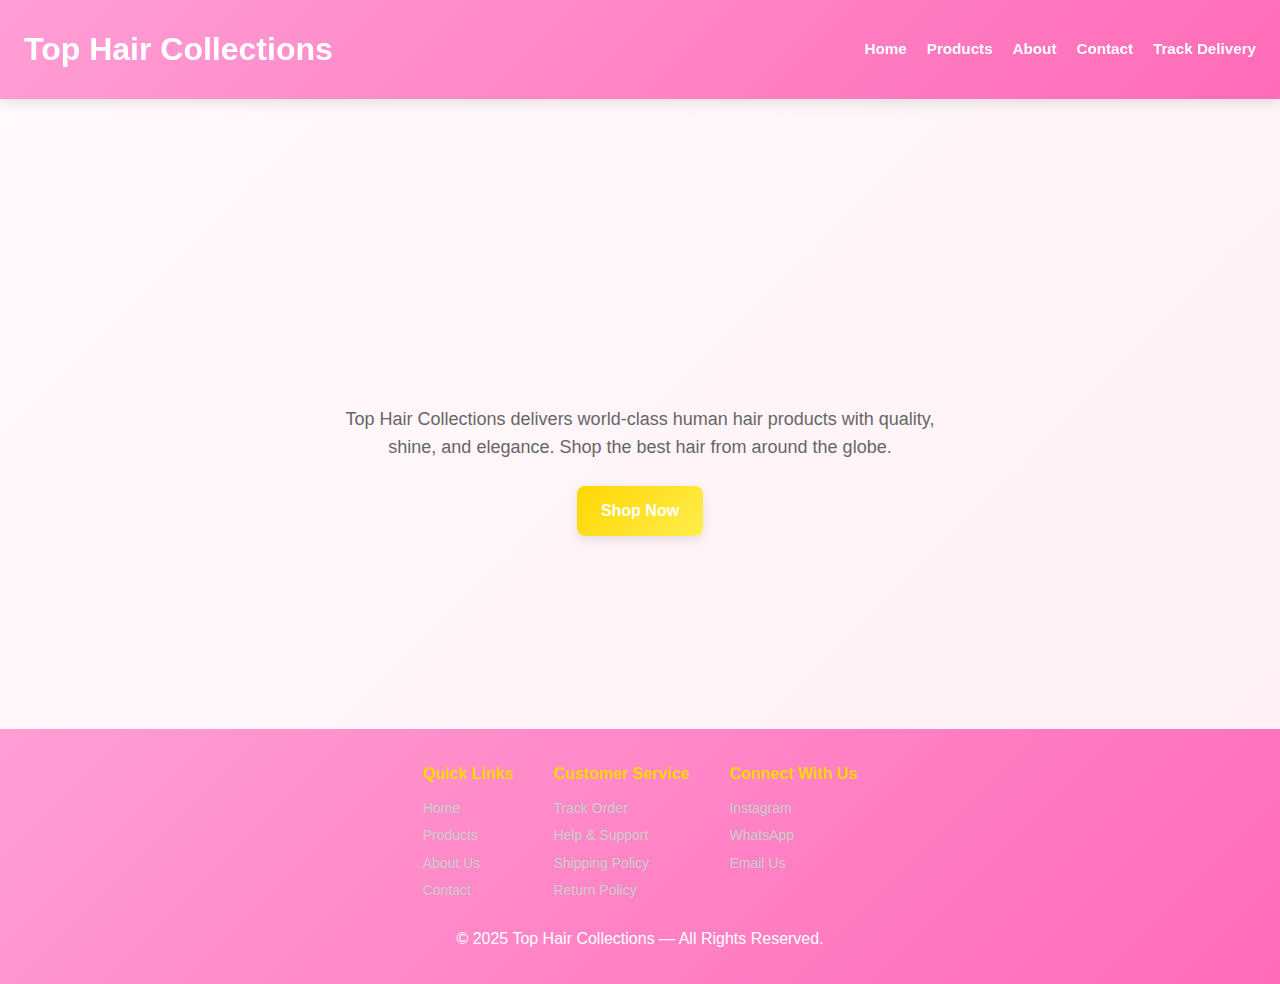
<file: index.html>
<!DOCTYPE html>
<html lang="en">
  <head>
    <meta charset="UTF-8">
    <meta name="viewport" content="width=device-width,initial-scale=1">
    <meta name="description" content="Top Hair Collections - Premium quality human hair extensions, wigs, closures and frontals. Shop luxury hair from around the globe.">
    <meta name="keywords" content="hair extensions,wigs,human hair,Brazilian hair,Peruvian hair,closures,frontals">
    <title>Top Hair Collections - Luxury Hair For Every Queen</title>
    <link rel="preconnect" href="https://fonts.googleapis.com">
    <link rel="stylesheet" href="css/main.css">
    <link rel="stylesheet" href="css/animations.css" media="print" onload="this.media='all'">
  </head>
  <body>
    <header>
      <h1>Top Hair Collections</h1>
      <nav>
        <a href="index.html">Home</a>
        <a href="products.html">Products</a>
        <a href="about.html">About</a>
        <a href="contact.html">Contact</a>
        <a href="tracking.html">Track Delivery</a>
      </nav>
    </header>
    <main>
      <section class="hero">
        <div>
          <h2><span>L</span><span>u</span><span>x</span><span>u</span><span>r</span><span>y</span><span> </span><span>H</span><span>a</span><span>i</span><span>r</span><span> </span><span>F</span><span>o</span><span>r</span><span> </span><span>E</span><span>v</span><span>e</span><span>r</span><span>y</span><span> </span><span>Q</span><span>u</span><span>e</span><span>e</span><span>n</span></h2>
          <p>Top Hair Collections delivers world-class human hair products with quality, shine, and elegance. Shop the best hair from around the globe.</p>
          <a class="btn" href="products.html">Shop Now</a>
        </div>
      </section>
    </main>
    <footer>
      <div class="footer-links">
        <div class="footer-column">
          <h4>Quick Links</h4>
          <a href="index.html">Home</a>
          <a href="products.html">Products</a>
          <a href="about.html">About Us</a>
          <a href="contact.html">Contact</a>
        </div>
        <div class="footer-column">
          <h4>Customer Service</h4>
          <a href="tracking.html">Track Order</a>
          <a href="support.html">Help & Support</a>
          <a href="shipping.html">Shipping Policy</a>
          <a href="returns.html">Return Policy</a>
        </div>
        <div class="footer-column">
          <h4>Connect With Us</h4>
          <a href="https://instagram.com/Tophaircollections_" target="_blank" rel="noopener">Instagram</a>
          <a href="https://wa.me/2347031696283" target="_blank" rel="noopener">WhatsApp</a>
          <a href="mailto:baloguntemytope@gmail.com">Email Us</a>
        </div>
      </div>
      <p>&copy; 2025 Top Hair Collections — All Rights Reserved.</p>
    </footer>
  </body>
</html>
</file>
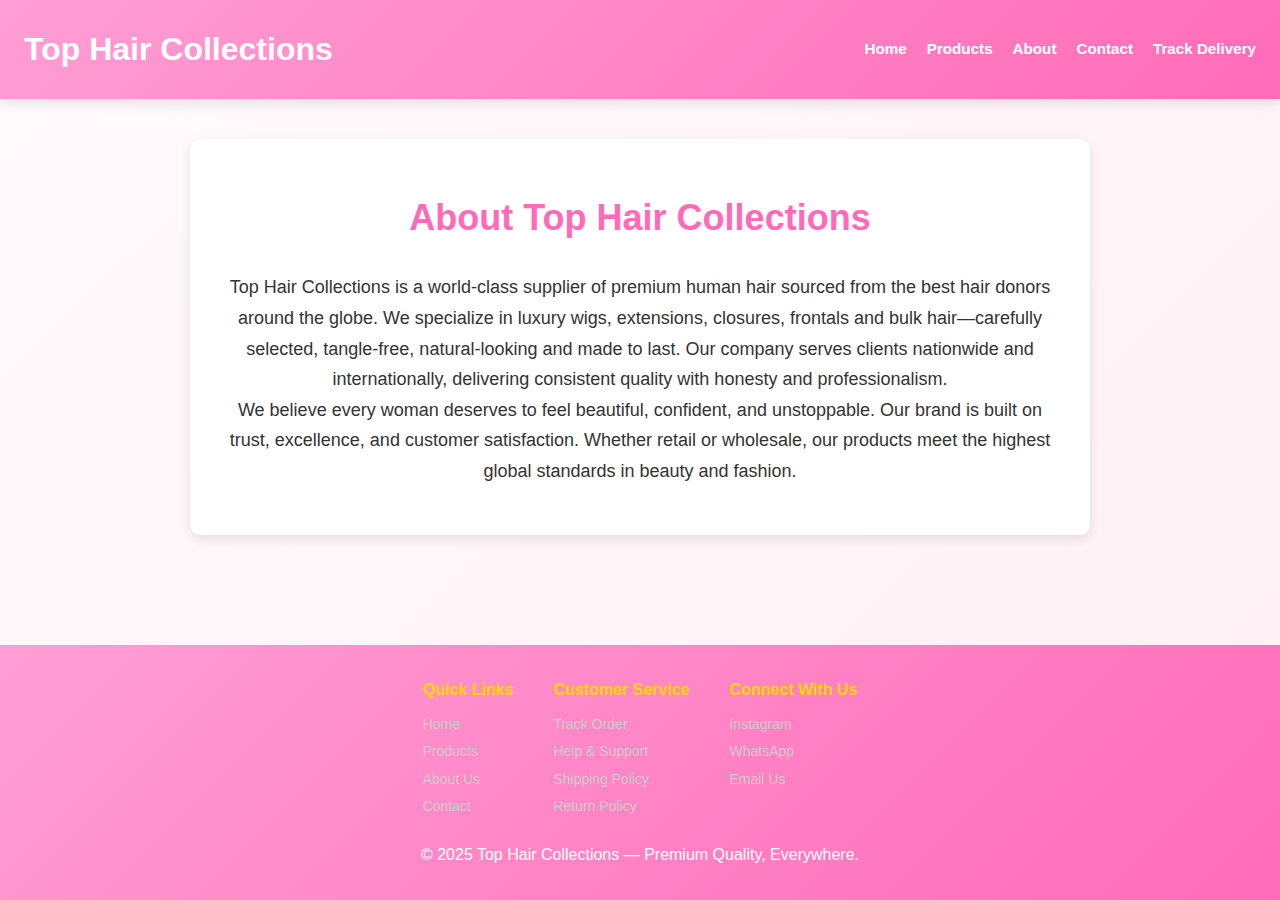
<file: about.html>
<!DOCTYPE html>
<html lang="en">
  <head>
    <meta charset="UTF-8">
    <meta name="viewport" content="width=device-width,initial-scale=1">
    <meta name="description" content="Learn about Top Hair Collections - Your trusted source for premium human hair products worldwide.">
    <title>About | Top Hair Collections</title>
    <link rel="stylesheet" href="css/main.css">
    <link rel="stylesheet" href="css/pages.css">
  </head>
  <body>
    <header>
      <h1>Top Hair Collections</h1>
      <nav>
        <a href="index.html">Home</a>
        <a href="products.html">Products</a>
        <a href="about.html">About</a>
        <a href="contact.html">Contact</a>
        <a href="tracking.html">Track Delivery</a>
      </nav>
    </header>
    <main>
      <div class="section">
        <h2>About Top Hair Collections</h2>
        <p>Top Hair Collections is a world-class supplier of premium human hair sourced from the best hair donors around the globe. We specialize in luxury wigs, extensions, closures, frontals and bulk hair—carefully selected, tangle-free, natural-looking and made to last. Our company serves clients nationwide and internationally, delivering consistent quality with honesty and professionalism.</p>
        <p>We believe every woman deserves to feel beautiful, confident, and unstoppable. Our brand is built on trust, excellence, and customer satisfaction. Whether retail or wholesale, our products meet the highest global standards in beauty and fashion.</p>
      </div>
    </main>
    <footer>
      <div class="footer-links">
        <div class="footer-column">
          <h4>Quick Links</h4>
          <a href="index.html">Home</a>
          <a href="products.html">Products</a>
          <a href="about.html">About Us</a>
          <a href="contact.html">Contact</a>
        </div>
        <div class="footer-column">
          <h4>Customer Service</h4>
          <a href="tracking.html">Track Order</a>
          <a href="support.html">Help & Support</a>
          <a href="shipping.html">Shipping Policy</a>
          <a href="returns.html">Return Policy</a>
        </div>
        <div class="footer-column">
          <h4>Connect With Us</h4>
          <a href="https://instagram.com/Tophaircollections_" target="_blank" rel="noopener">Instagram</a>
          <a href="https://wa.me/2347031696283" target="_blank" rel="noopener">WhatsApp</a>
          <a href="mailto:baloguntemytope@gmail.com">Email Us</a>
        </div>
      </div>
      <p>&copy; 2025 Top Hair Collections — Premium Quality, Everywhere.</p>
    </footer>
  </body>
</html>
</file>
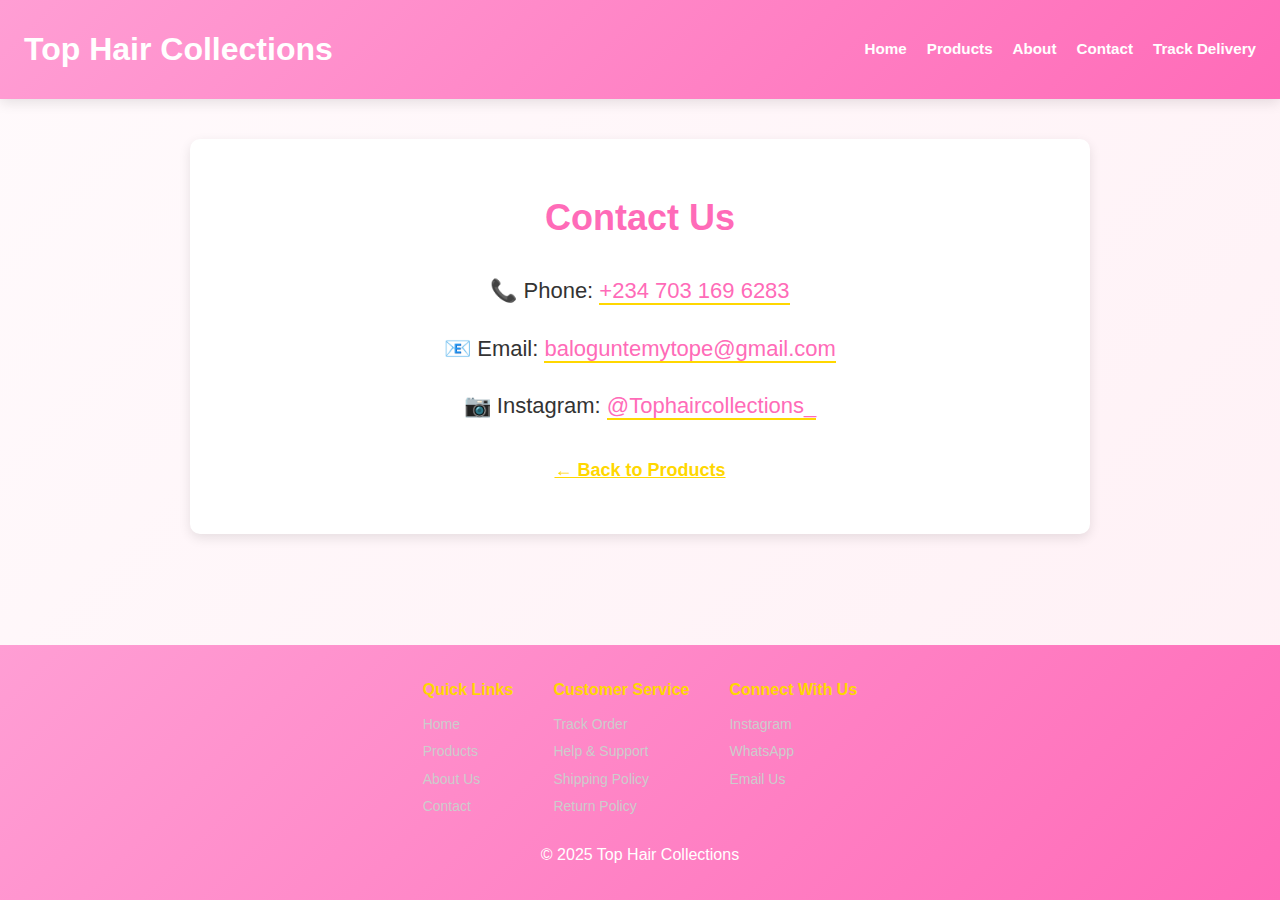
<file: contact.html>
<!DOCTYPE html>
<html lang="en">
  <head>
    <meta charset="UTF-8">
    <meta name="viewport" content="width=device-width,initial-scale=1">
    <meta name="description" content="Contact Top Hair Collections - Get in touch via phone, email, WhatsApp or Instagram.">
    <title>Contact | Top Hair Collections</title>
    <link rel="stylesheet" href="css/main.css">
    <link rel="stylesheet" href="css/pages.css">
  </head>
  <body>
    <header>
      <h1>Top Hair Collections</h1>
      <nav>
        <a href="index.html">Home</a>
        <a href="products.html">Products</a>
        <a href="about.html">About</a>
        <a href="contact.html">Contact</a>
        <a href="tracking.html">Track Delivery</a>
      </nav>
    </header>
    <main>
      <section class="section">
        <h2>Contact Us</h2>
        <p class="info">📞 Phone: <a href="https://wa.me/2347031696283?text=Hello!%20I%20want%20to%20inquire%20about%20your%20hair%20products." target="_blank" rel="noopener">+234 703 169 6283</a></p>
        <p class="info">📧 Email: <a href="mailto:baloguntemytope@gmail.com">baloguntemytope@gmail.com</a></p>
        <p class="info">📷 Instagram: <a href="https://instagram.com/Tophaircollections_" target="_blank" rel="noopener">@Tophaircollections_</a></p>
        <br>
        <a href="products.html" style="color:gold;font-weight:bold">← Back to Products</a>
      </section>
    </main>
    <footer>
      <div class="footer-links">
        <div class="footer-column">
          <h4>Quick Links</h4>
          <a href="index.html">Home</a>
          <a href="products.html">Products</a>
          <a href="about.html">About Us</a>
          <a href="contact.html">Contact</a>
        </div>
        <div class="footer-column">
          <h4>Customer Service</h4>
          <a href="tracking.html">Track Order</a>
          <a href="support.html">Help & Support</a>
          <a href="shipping.html">Shipping Policy</a>
          <a href="returns.html">Return Policy</a>
        </div>
        <div class="footer-column">
          <h4>Connect With Us</h4>
          <a href="https://instagram.com/Tophaircollections_" target="_blank" rel="noopener">Instagram</a>
          <a href="https://wa.me/2347031696283" target="_blank" rel="noopener">WhatsApp</a>
          <a href="mailto:baloguntemytope@gmail.com">Email Us</a>
        </div>
      </div>
      <p>&copy; 2025 Top Hair Collections</p>
    </footer>
  </body>
</html>
</file>
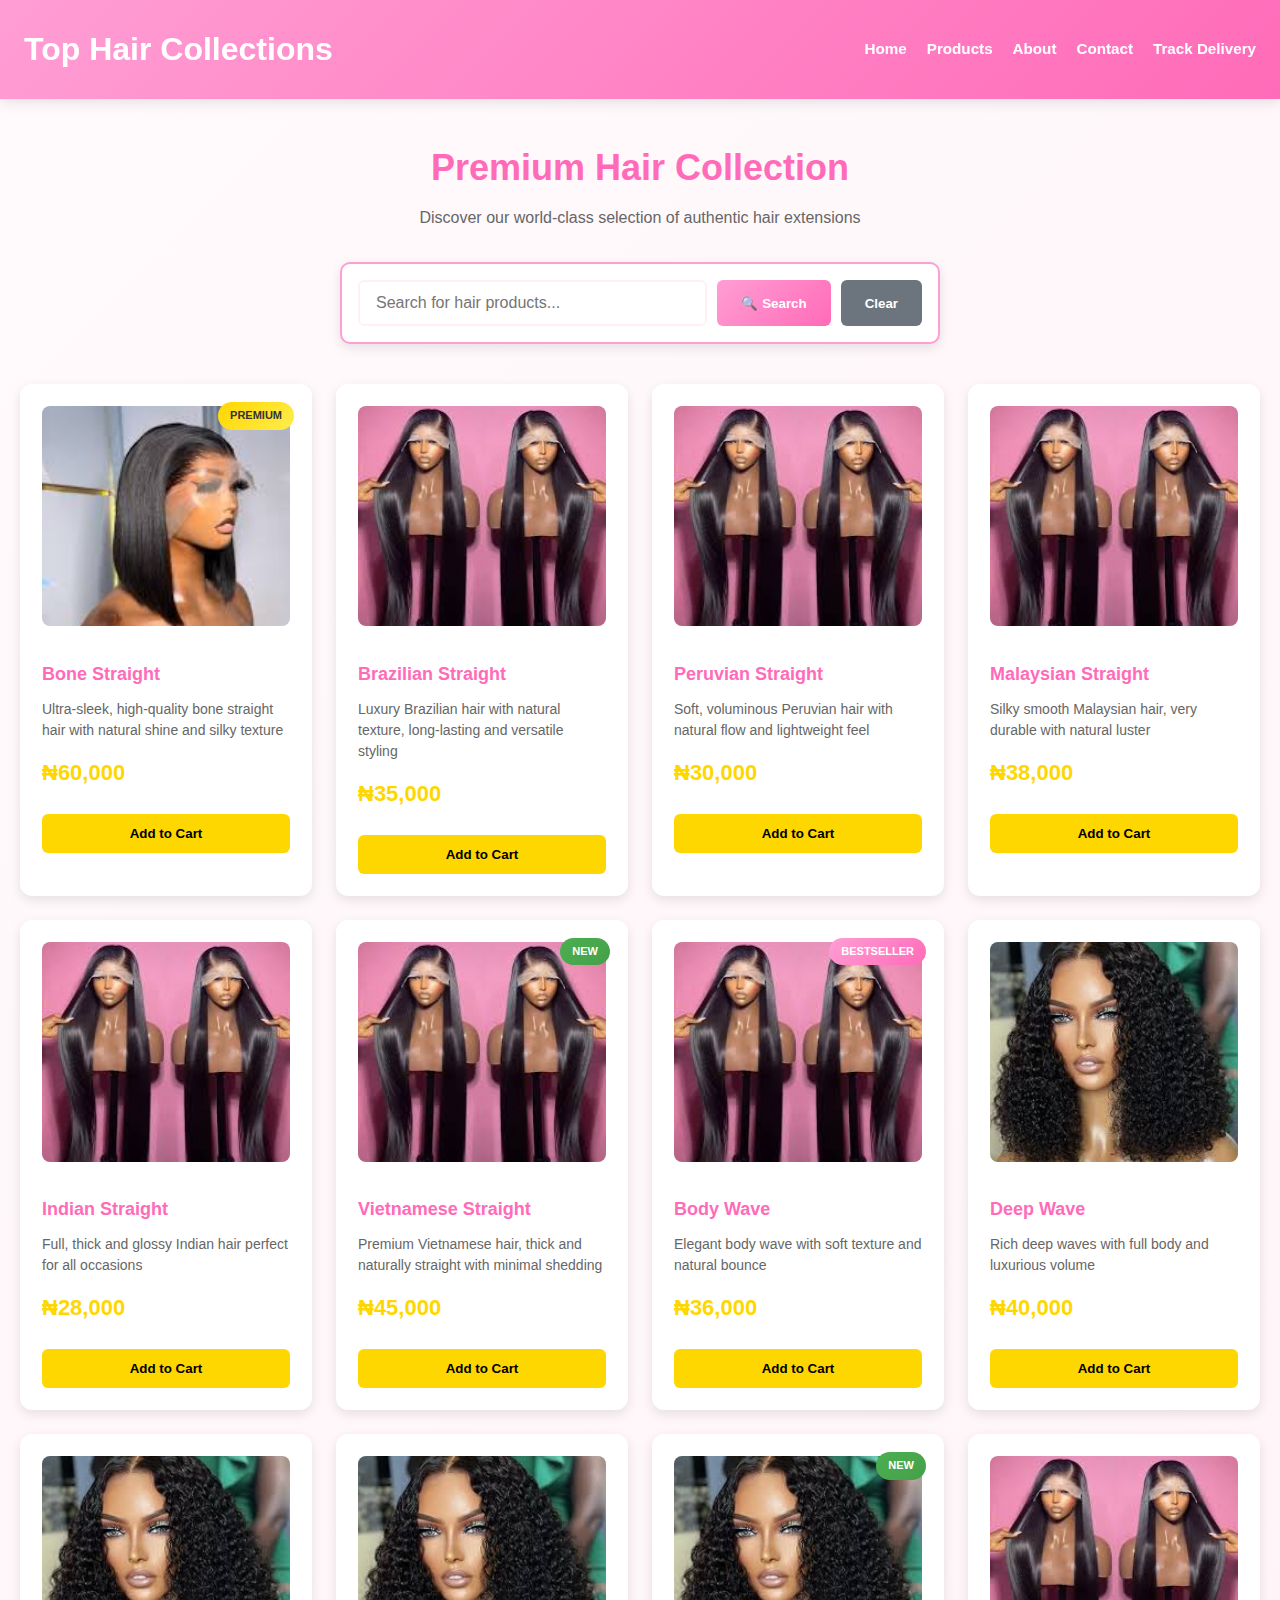
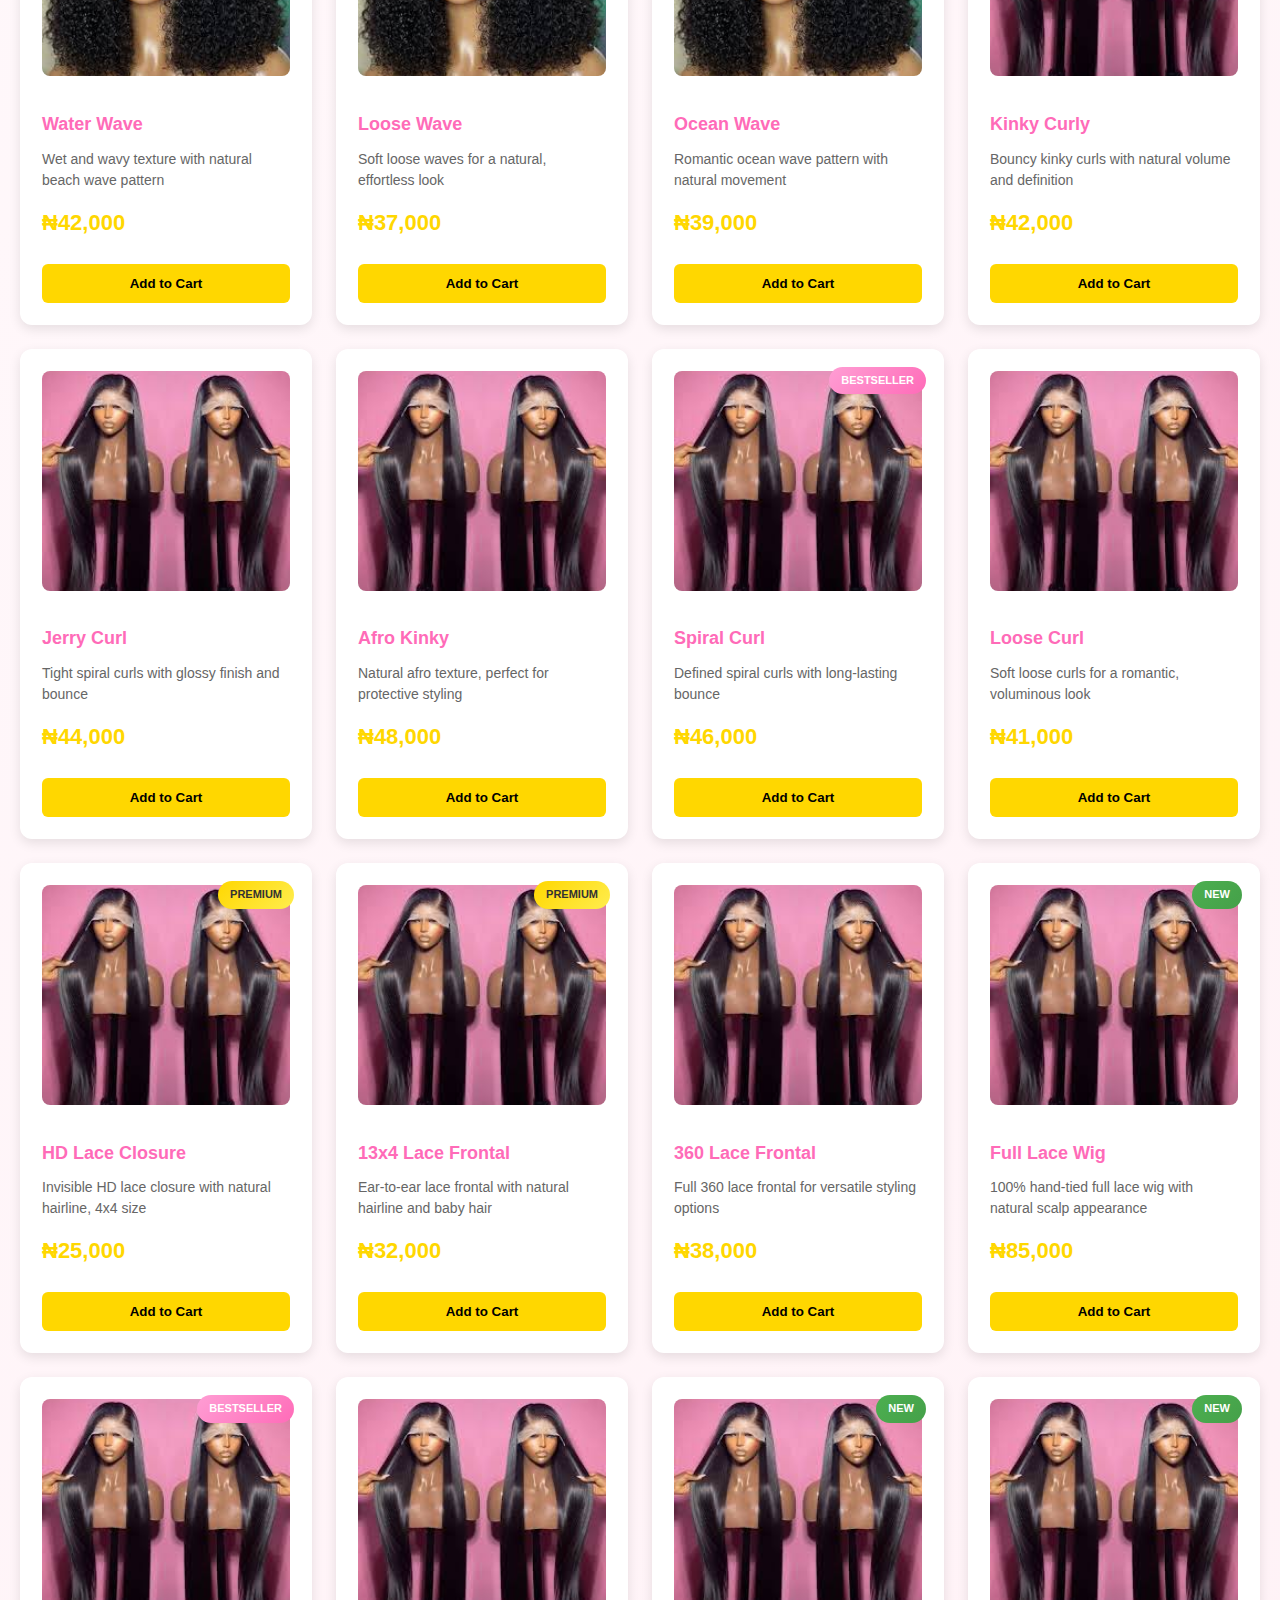
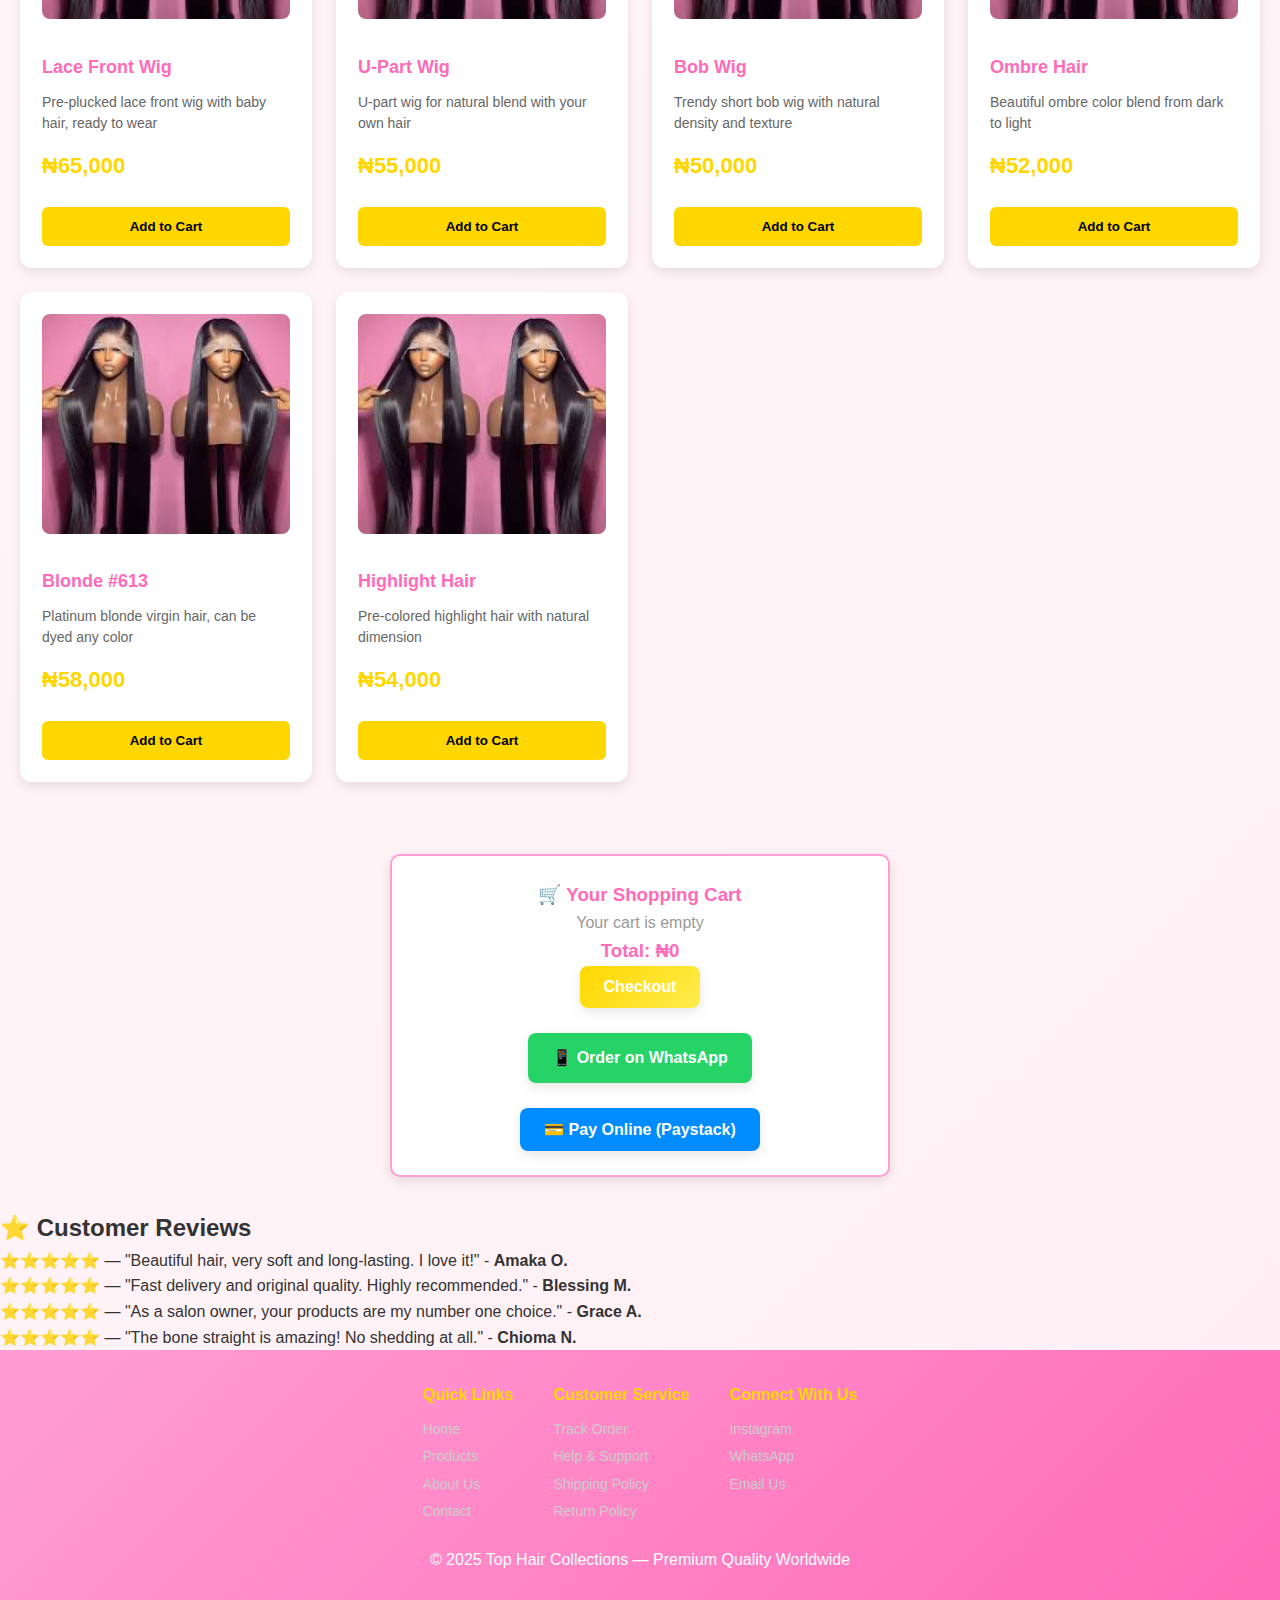
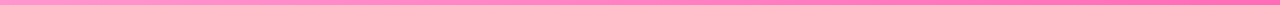
<file: products.html>
<!DOCTYPE html>
<html lang="en">
  <head>
    <meta charset="UTF-8">
    <meta name="viewport" content="width=device-width,initial-scale=1">
    <meta name="description" content="Browse our premium collection of hair extensions, wigs, closures and frontals. Authentic human hair from Brazil, Peru, Malaysia and more.">
    <title>Products | Top Hair Collections</title>
    <link rel="stylesheet" href="css/main.css">
  </head>
  <body>
    <header>
      <h1>Top Hair Collections</h1>
      <nav>
        <a href="index.html">Home</a>
        <a href="products.html">Products</a>
        <a href="about.html">About</a>
        <a href="contact.html">Contact</a>
        <a href="tracking.html">Track Delivery</a>
      </nav>
    </header>
    <main>
      <section class="products">
        <h2>Premium Hair Collection</h2>
        <p class="products-subtitle">Discover our world-class selection of authentic hair extensions</p>
        <div class="search-container">
          <input type="text" id="productSearch" placeholder="Search for hair products..." aria-label="Search products">
          <button onclick="performSearch()" class="search-btn">🔍 Search</button>
          <button onclick="clearSearch()" class="clear-btn">Clear</button>
        </div>
        <div class="products-grid">
          <div class="item">
            <span class="badge premium">Premium</span>
            <img src="images/Bone straight.jfif" alt="Bone Straight Hair" loading="lazy">
            <h3>Bone Straight</h3>
            <p>Ultra-sleek, high-quality bone straight hair with natural shine and silky texture</p>
            <p class="price">₦60,000</p>
            <button onclick="addToCart('Bone Straight',60000)">Add to Cart</button>
          </div>
          <div class="item">
            <img src="images/images 1.jfif" alt="Brazilian Hair" loading="lazy">
            <h3>Brazilian Straight</h3>
            <p>Luxury Brazilian hair with natural texture, long-lasting and versatile styling</p>
            <p class="price">₦35,000</p>
            <button onclick="addToCart('Brazilian Straight',35000)">Add to Cart</button>
          </div>
          <div class="item">
            <img src="images/images 1.jfif" alt="Peruvian Hair" loading="lazy">
            <h3>Peruvian Straight</h3>
            <p>Soft, voluminous Peruvian hair with natural flow and lightweight feel</p>
            <p class="price">₦30,000</p>
            <button onclick="addToCart('Peruvian Straight',30000)">Add to Cart</button>
          </div>
          <div class="item">
            <img src="images/images 1.jfif" alt="Malaysian Hair" loading="lazy">
            <h3>Malaysian Straight</h3>
            <p>Silky smooth Malaysian hair, very durable with natural luster</p>
            <p class="price">₦38,000</p>
            <button onclick="addToCart('Malaysian Straight',38000)">Add to Cart</button>
          </div>
          <div class="item">
            <img src="images/images 1.jfif" alt="Indian Hair" loading="lazy">
            <h3>Indian Straight</h3>
            <p>Full, thick and glossy Indian hair perfect for all occasions</p>
            <p class="price">₦28,000</p>
            <button onclick="addToCart('Indian Straight',28000)">Add to Cart</button>
          </div>
          <div class="item">
            <span class="badge new">New</span>
            <img src="images/images 1.jfif" alt="Vietnamese Hair" loading="lazy">
            <h3>Vietnamese Straight</h3>
            <p>Premium Vietnamese hair, thick and naturally straight with minimal shedding</p>
            <p class="price">₦45,000</p>
            <button onclick="addToCart('Vietnamese Straight',45000)">Add to Cart</button>
          </div>
          <div class="item">
            <span class="badge bestseller">Bestseller</span>
            <img src="images/images 1.jfif" alt="Body Wave Hair" loading="lazy">
            <h3>Body Wave</h3>
            <p>Elegant body wave with soft texture and natural bounce</p>
            <p class="price">₦36,000</p>
            <button onclick="addToCart('Body Wave',36000)">Add to Cart</button>
          </div>
          <div class="item">
            <img src="images/Brazilian Deep wave wig.jfif" alt="Deep Wave Hair" loading="lazy">
            <h3>Deep Wave</h3>
            <p>Rich deep waves with full body and luxurious volume</p>
            <p class="price">₦40,000</p>
            <button onclick="addToCart('Deep Wave',40000)">Add to Cart</button>
          </div>
          <div class="item">
            <img src="images/Brazilian Deep wave wig.jfif" alt="Water Wave Hair" loading="lazy">
            <h3>Water Wave</h3>
            <p>Wet and wavy texture with natural beach wave pattern</p>
            <p class="price">₦42,000</p>
            <button onclick="addToCart('Water Wave',42000)">Add to Cart</button>
          </div>
          <div class="item">
            <img src="images/Brazilian Deep wave wig.jfif" alt="Loose Wave Hair" loading="lazy">
            <h3>Loose Wave</h3>
            <p>Soft loose waves for a natural, effortless look</p>
            <p class="price">₦37,000</p>
            <button onclick="addToCart('Loose Wave',37000)">Add to Cart</button>
          </div>
          <div class="item">
            <span class="badge new">New</span>
            <img src="images/Brazilian Deep wave wig.jfif" alt="Ocean Wave Hair" loading="lazy">
            <h3>Ocean Wave</h3>
            <p>Romantic ocean wave pattern with natural movement</p>
            <p class="price">₦39,000</p>
            <button onclick="addToCart('Ocean Wave',39000)">Add to Cart</button>
          </div>
          <div class="item">
            <img src="images/images 1.jfif" alt="Curly Hair" loading="lazy">
            <h3>Kinky Curly</h3>
            <p>Bouncy kinky curls with natural volume and definition</p>
            <p class="price">₦42,000</p>
            <button onclick="addToCart('Kinky Curly',42000)">Add to Cart</button>
          </div>
          <div class="item">
            <img src="images/images 1.jfif" alt="Jerry Curl Hair" loading="lazy">
            <h3>Jerry Curl</h3>
            <p>Tight spiral curls with glossy finish and bounce</p>
            <p class="price">₦44,000</p>
            <button onclick="addToCart('Jerry Curl',44000)">Add to Cart</button>
          </div>
          <div class="item">
            <img src="images/images 1.jfif" alt="Afro Kinky Hair" loading="lazy">
            <h3>Afro Kinky</h3>
            <p>Natural afro texture, perfect for protective styling</p>
            <p class="price">₦48,000</p>
            <button onclick="addToCart('Afro Kinky',48000)">Add to Cart</button>
          </div>
          <div class="item">
            <span class="badge bestseller">Bestseller</span>
            <img src="images/images 1.jfif" alt="Spiral Curl Hair" loading="lazy">
            <h3>Spiral Curl</h3>
            <p>Defined spiral curls with long-lasting bounce</p>
            <p class="price">₦46,000</p>
            <button onclick="addToCart('Spiral Curl',46000)">Add to Cart</button>
          </div>
          <div class="item">
            <img src="images/images 1.jfif" alt="Loose Curl Hair" loading="lazy">
            <h3>Loose Curl</h3>
            <p>Soft loose curls for a romantic, voluminous look</p>
            <p class="price">₦41,000</p>
            <button onclick="addToCart('Loose Curl',41000)">Add to Cart</button>
          </div>
          <div class="item">
            <span class="badge premium">Premium</span>
            <img src="images/images 1.jfif" alt="Closure & Frontals" loading="lazy">
            <h3>HD Lace Closure</h3>
            <p>Invisible HD lace closure with natural hairline, 4x4 size</p>
            <p class="price">₦25,000</p>
            <button onclick="addToCart('HD Lace Closure',25000)">Add to Cart</button>
          </div>
          <div class="item">
            <span class="badge premium">Premium</span>
            <img src="images/images 1.jfif" alt="Lace Frontal" loading="lazy">
            <h3>13x4 Lace Frontal</h3>
            <p>Ear-to-ear lace frontal with natural hairline and baby hair</p>
            <p class="price">₦32,000</p>
            <button onclick="addToCart('13x4 Lace Frontal',32000)">Add to Cart</button>
          </div>
          <div class="item">
            <img src="images/images 1.jfif" alt="360 Frontal" loading="lazy">
            <h3>360 Lace Frontal</h3>
            <p>Full 360 lace frontal for versatile styling options</p>
            <p class="price">₦38,000</p>
            <button onclick="addToCart('360 Lace Frontal',38000)">Add to Cart</button>
          </div>
          <div class="item">
            <span class="badge new">New</span>
            <img src="images/images 1.jfif" alt="Full Lace Wig" loading="lazy">
            <h3>Full Lace Wig</h3>
            <p>100% hand-tied full lace wig with natural scalp appearance</p>
            <p class="price">₦85,000</p>
            <button onclick="addToCart('Full Lace Wig',85000)">Add to Cart</button>
          </div>
          <div class="item">
            <span class="badge bestseller">Bestseller</span>
            <img src="images/images 1.jfif" alt="Lace Front Wig" loading="lazy">
            <h3>Lace Front Wig</h3>
            <p>Pre-plucked lace front wig with baby hair, ready to wear</p>
            <p class="price">₦65,000</p>
            <button onclick="addToCart('Lace Front Wig',65000)">Add to Cart</button>
          </div>
          <div class="item">
            <img src="images/images 1.jfif" alt="U-Part Wig" loading="lazy">
            <h3>U-Part Wig</h3>
            <p>U-part wig for natural blend with your own hair</p>
            <p class="price">₦55,000</p>
            <button onclick="addToCart('U-Part Wig',55000)">Add to Cart</button>
          </div>
          <div class="item">
            <span class="badge new">New</span>
            <img src="images/images 1.jfif" alt="Bob Wig" loading="lazy">
            <h3>Bob Wig</h3>
            <p>Trendy short bob wig with natural density and texture</p>
            <p class="price">₦50,000</p>
            <button onclick="addToCart('Bob Wig',50000)">Add to Cart</button>
          </div>
          <div class="item">
            <span class="badge new">New</span>
            <img src="images/images 1.jfif" alt="Ombre Hair" loading="lazy">
            <h3>Ombre Hair</h3>
            <p>Beautiful ombre color blend from dark to light</p>
            <p class="price">₦52,000</p>
            <button onclick="addToCart('Ombre Hair',52000)">Add to Cart</button>
          </div>
          <div class="item">
            <img src="images/images 1.jfif" alt="Blonde Hair" loading="lazy">
            <h3>Blonde #613</h3>
            <p>Platinum blonde virgin hair, can be dyed any color</p>
            <p class="price">₦58,000</p>
            <button onclick="addToCart('Blonde #613',58000)">Add to Cart</button>
          </div>
          <div class="item">
            <img src="images/images 1.jfif" alt="Highlight Hair" loading="lazy">
            <h3>Highlight Hair</h3>
            <p>Pre-colored highlight hair with natural dimension</p>
            <p class="price">₦54,000</p>
            <button onclick="addToCart('Highlight Hair',54000)">Add to Cart</button>
          </div>
        </div>
      </section>
      <div class="cart">
        <h3>🛒 Your Shopping Cart</h3>
        <div id="cartItems"><p style="color:#999">Your cart is empty</p></div>
        <h3>Total: <span id="total">₦0</span></h3>
        <button onclick="checkout()" class="btn">Checkout</button>
        <br><br>
        <a class="btn btn-whatsapp" href="https://wa.me/2348121966147?text=Hello!%20I%20want%20to%20order%20hair%20products." target="_blank" rel="noopener">📱 Order on WhatsApp</a>
        <br><br>
        <button onclick="payOnline()" class="btn btn-pay">💳 Pay Online (Paystack)</button>
      </div>
      <section class="reviews">
        <h2>⭐ Customer Reviews</h2>
        <div class="review-box">⭐⭐⭐⭐⭐ — "Beautiful hair, very soft and long-lasting. I love it!" - <strong>Amaka O.</strong></div>
        <div class="review-box">⭐⭐⭐⭐⭐ — "Fast delivery and original quality. Highly recommended." - <strong>Blessing M.</strong></div>
        <div class="review-box">⭐⭐⭐⭐⭐ — "As a salon owner, your products are my number one choice." - <strong>Grace A.</strong></div>
        <div class="review-box">⭐⭐⭐⭐⭐ — "The bone straight is amazing! No shedding at all." - <strong>Chioma N.</strong></div>
      </section>
    </main>
    <footer>
      <div class="footer-links">
        <div class="footer-column">
          <h4>Quick Links</h4>
          <a href="index.html">Home</a>
          <a href="products.html">Products</a>
          <a href="about.html">About Us</a>
          <a href="contact.html">Contact</a>
        </div>
        <div class="footer-column">
          <h4>Customer Service</h4>
          <a href="tracking.html">Track Order</a>
          <a href="support.html">Help & Support</a>
          <a href="shipping.html">Shipping Policy</a>
          <a href="returns.html">Return Policy</a>
        </div>
        <div class="footer-column">
          <h4>Connect With Us</h4>
          <a href="https://instagram.com/Tophaircollections_" target="_blank" rel="noopener">Instagram</a>
          <a href="https://wa.me/2347031696283" target="_blank" rel="noopener">WhatsApp</a>
          <a href="mailto:baloguntemytope@gmail.com">Email Us</a>
        </div>
      </div>
      <p>&copy; 2025 Top Hair Collections — Premium Quality Worldwide</p>
    </footer>
    <script src="js/app.min.js"></script>
  </body>
</html>
</file>
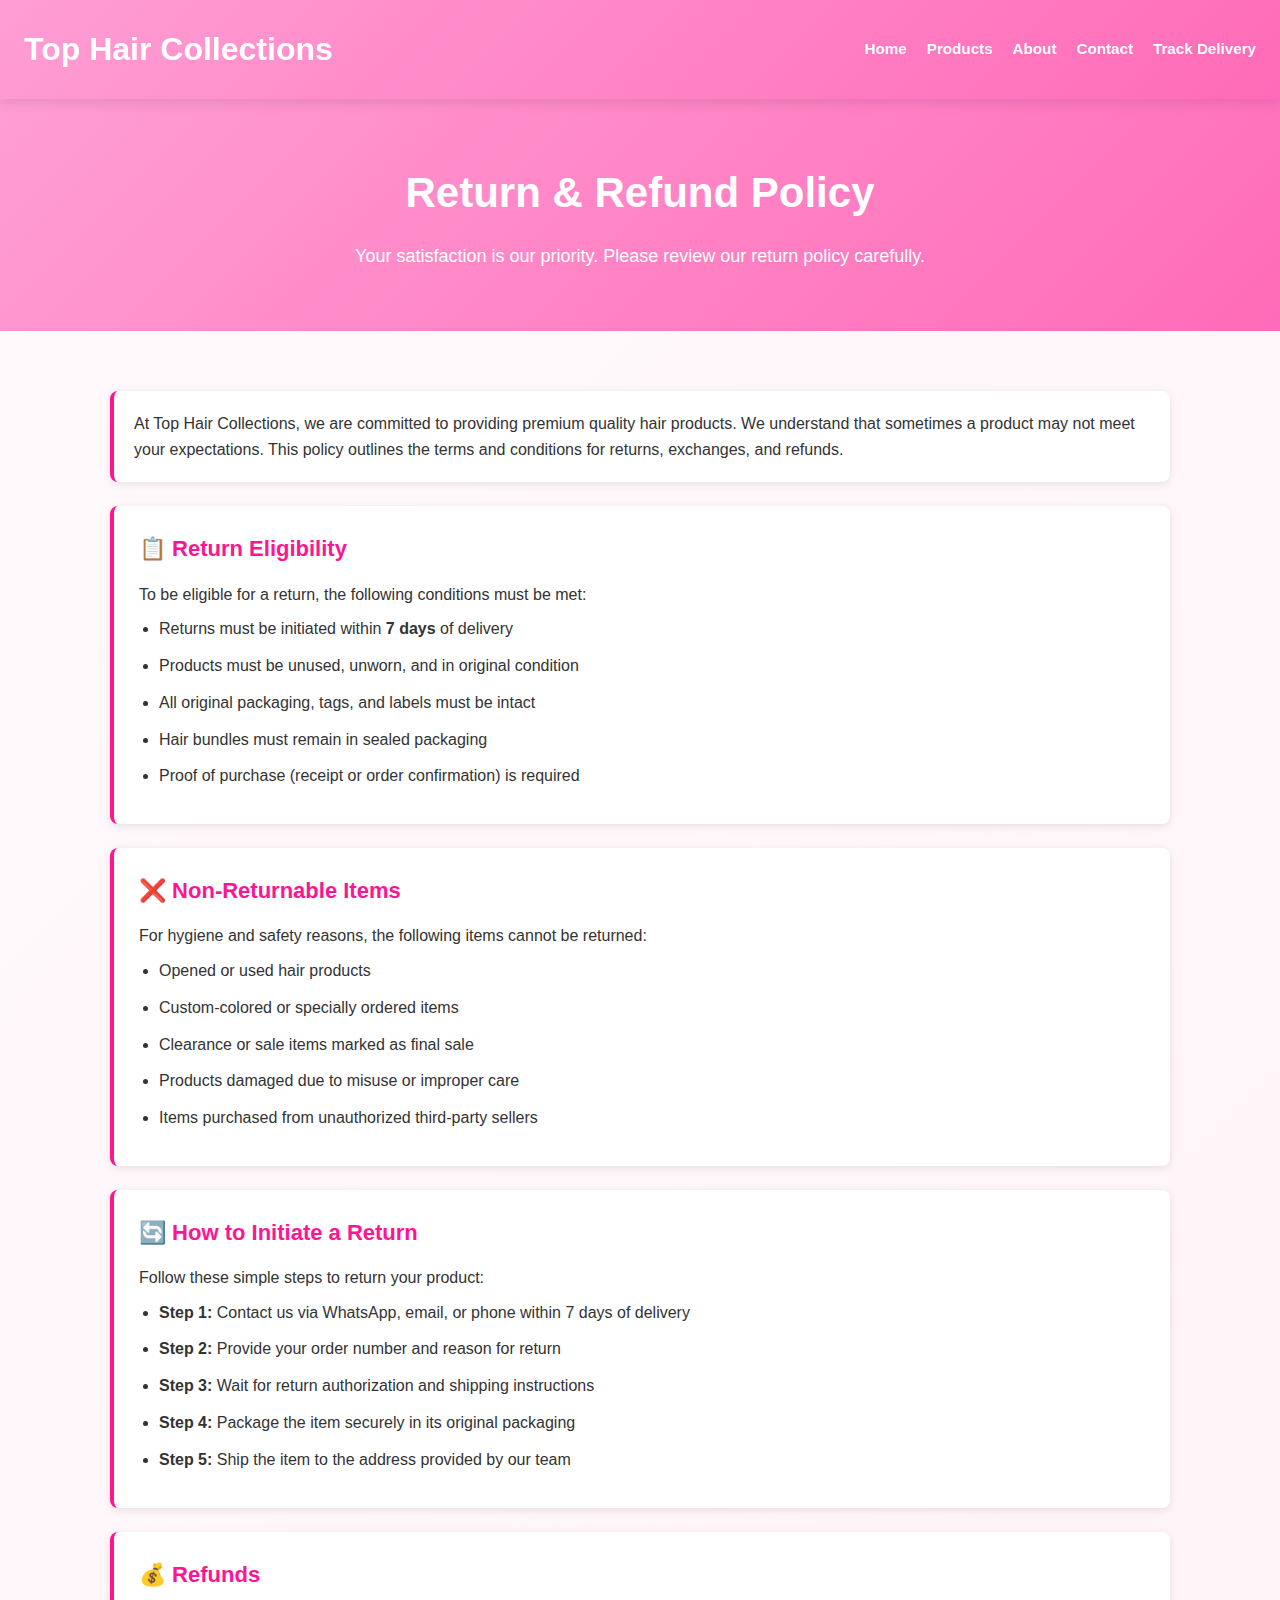
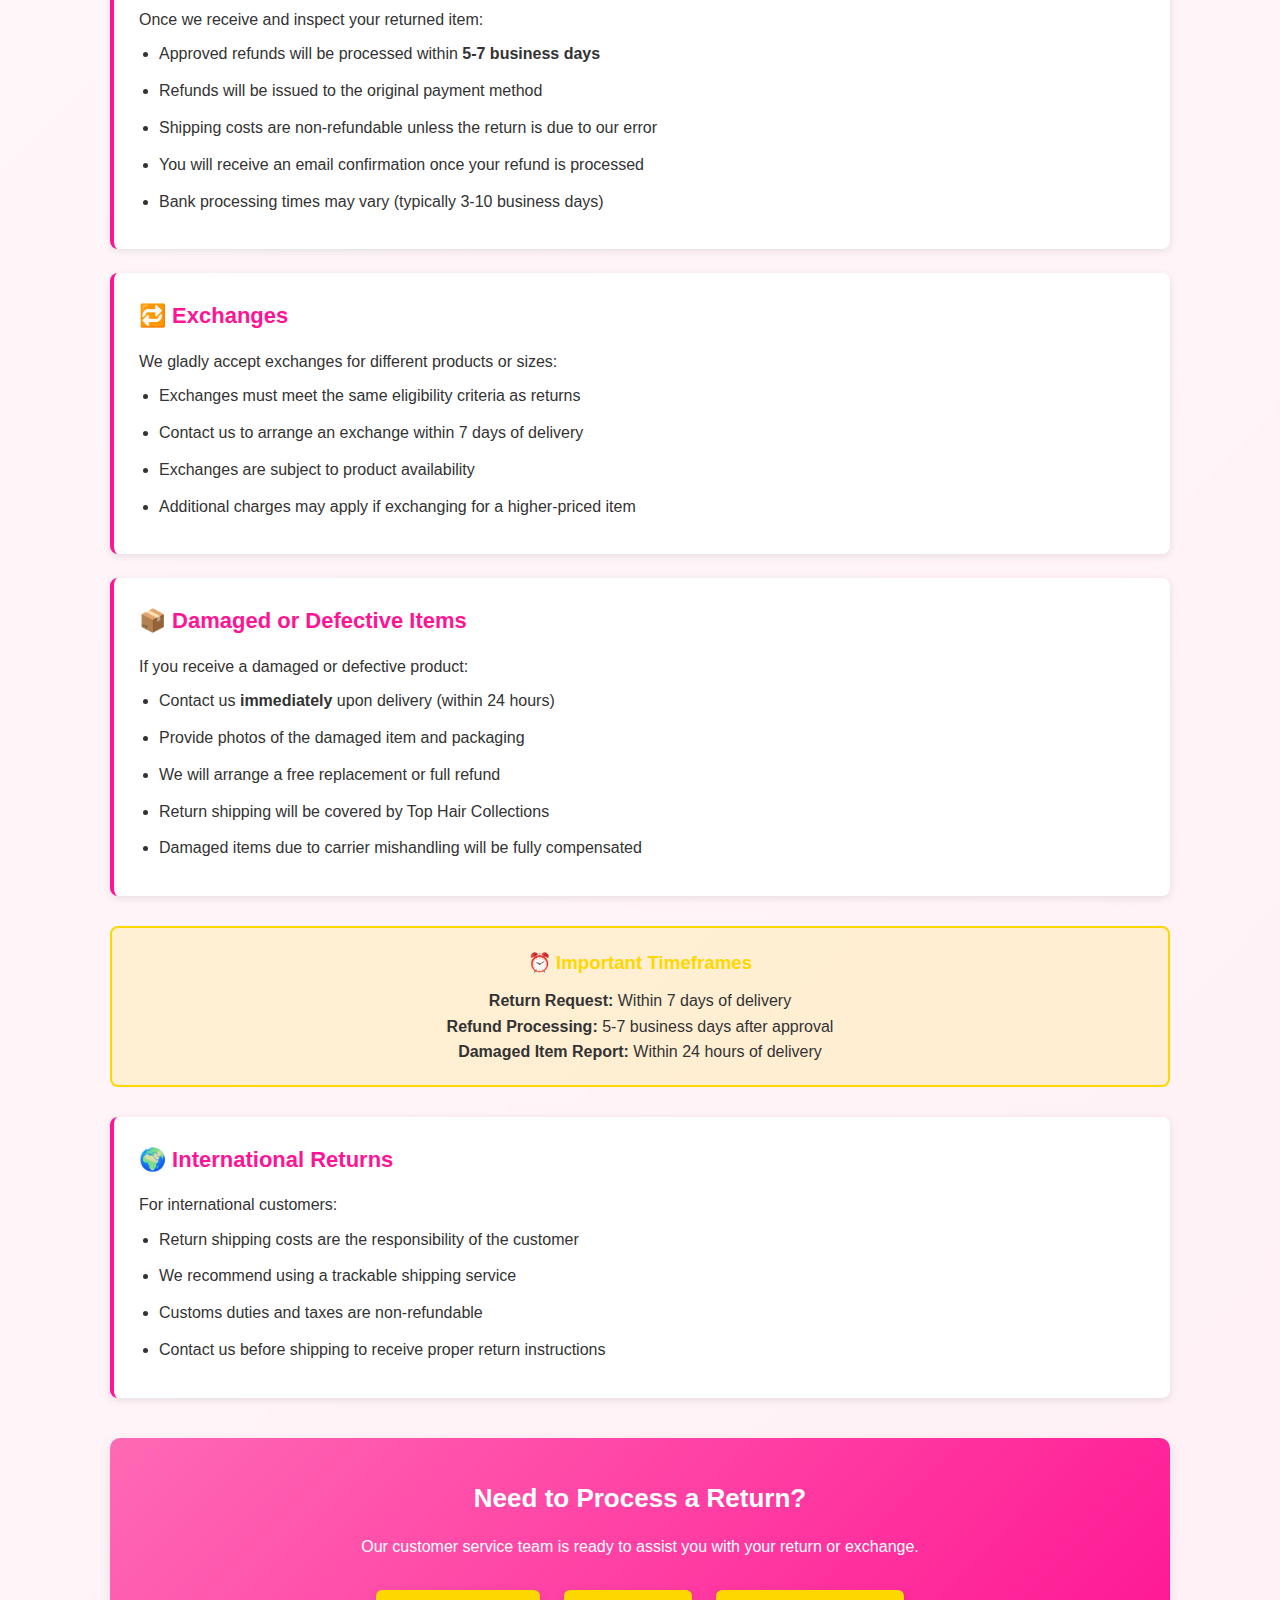
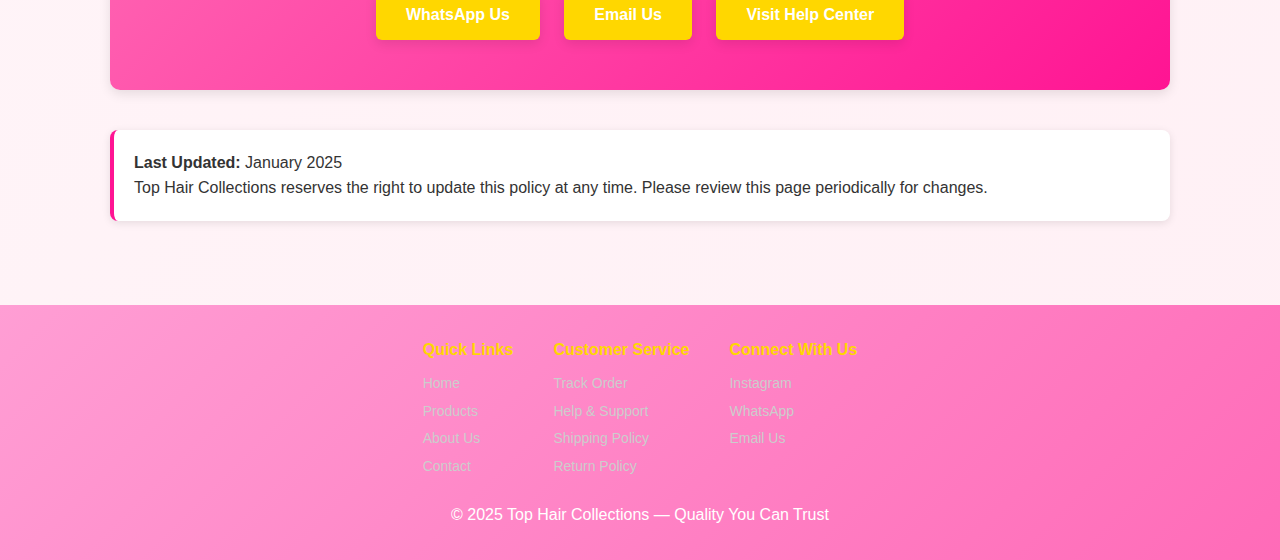
<file: returns.html>
<!DOCTYPE html>
<html lang="en">
  <head>
    <meta charset="UTF-8">
    <meta name="viewport" content="width=device-width,initial-scale=1">
    <meta name="description" content="Top Hair Collections return and refund policy - Your satisfaction is our priority.">
    <title>Return Policy | Top Hair Collections</title>
    <link rel="stylesheet" href="css/main.css">
    <link rel="stylesheet" href="css/pages.css">
  </head>
  <body>
    <header>
      <h1>Top Hair Collections</h1>
      <nav>
        <a href="index.html">Home</a>
        <a href="products.html">Products</a>
        <a href="about.html">About</a>
        <a href="contact.html">Contact</a>
        <a href="tracking.html">Track Delivery</a>
      </nav>
    </header>
    <main>
      <section class="hero-section">
        <h2>Return & Refund Policy</h2>
        <p>Your satisfaction is our priority. Please review our return policy carefully.</p>
      </section>
      <section class="content-section">
        <div class="policy-intro">
          <p>At Top Hair Collections, we are committed to providing premium quality hair products. We understand that sometimes a product may not meet your expectations. This policy outlines the terms and conditions for returns, exchanges, and refunds.</p>
        </div>
        <div class="policy-section">
          <h3>📋 Return Eligibility</h3>
          <p>To be eligible for a return, the following conditions must be met:</p>
          <ul>
            <li>Returns must be initiated within <strong>7 days</strong> of delivery</li>
            <li>Products must be unused, unworn, and in original condition</li>
            <li>All original packaging, tags, and labels must be intact</li>
            <li>Hair bundles must remain in sealed packaging</li>
            <li>Proof of purchase (receipt or order confirmation) is required</li>
          </ul>
        </div>
        <div class="policy-section">
          <h3>❌ Non-Returnable Items</h3>
          <p>For hygiene and safety reasons, the following items cannot be returned:</p>
          <ul>
            <li>Opened or used hair products</li>
            <li>Custom-colored or specially ordered items</li>
            <li>Clearance or sale items marked as final sale</li>
            <li>Products damaged due to misuse or improper care</li>
            <li>Items purchased from unauthorized third-party sellers</li>
          </ul>
        </div>
        <div class="policy-section">
          <h3>🔄 How to Initiate a Return</h3>
          <p>Follow these simple steps to return your product:</p>
          <ul>
            <li><strong>Step 1:</strong> Contact us via WhatsApp, email, or phone within 7 days of delivery</li>
            <li><strong>Step 2:</strong> Provide your order number and reason for return</li>
            <li><strong>Step 3:</strong> Wait for return authorization and shipping instructions</li>
            <li><strong>Step 4:</strong> Package the item securely in its original packaging</li>
            <li><strong>Step 5:</strong> Ship the item to the address provided by our team</li>
          </ul>
        </div>
        <div class="policy-section">
          <h3>💰 Refunds</h3>
          <p>Once we receive and inspect your returned item:</p>
          <ul>
            <li>Approved refunds will be processed within <strong>5-7 business days</strong></li>
            <li>Refunds will be issued to the original payment method</li>
            <li>Shipping costs are non-refundable unless the return is due to our error</li>
            <li>You will receive an email confirmation once your refund is processed</li>
            <li>Bank processing times may vary (typically 3-10 business days)</li>
          </ul>
        </div>
        <div class="policy-section">
          <h3>🔁 Exchanges</h3>
          <p>We gladly accept exchanges for different products or sizes:</p>
          <ul>
            <li>Exchanges must meet the same eligibility criteria as returns</li>
            <li>Contact us to arrange an exchange within 7 days of delivery</li>
            <li>Exchanges are subject to product availability</li>
            <li>Additional charges may apply if exchanging for a higher-priced item</li>
          </ul>
        </div>
        <div class="policy-section">
          <h3>📦 Damaged or Defective Items</h3>
          <p>If you receive a damaged or defective product:</p>
          <ul>
            <li>Contact us <strong>immediately</strong> upon delivery (within 24 hours)</li>
            <li>Provide photos of the damaged item and packaging</li>
            <li>We will arrange a free replacement or full refund</li>
            <li>Return shipping will be covered by Top Hair Collections</li>
            <li>Damaged items due to carrier mishandling will be fully compensated</li>
          </ul>
        </div>
        <div class="highlight-box">
          <h3>⏰ Important Timeframes</h3>
          <p><strong>Return Request:</strong> Within 7 days of delivery</p>
          <p><strong>Refund Processing:</strong> 5-7 business days after approval</p>
          <p><strong>Damaged Item Report:</strong> Within 24 hours of delivery</p>
        </div>
        <div class="policy-section">
          <h3>🌍 International Returns</h3>
          <p>For international customers:</p>
          <ul>
            <li>Return shipping costs are the responsibility of the customer</li>
            <li>We recommend using a trackable shipping service</li>
            <li>Customs duties and taxes are non-refundable</li>
            <li>Contact us before shipping to receive proper return instructions</li>
          </ul>
        </div>
        <div class="contact-cta">
          <h3>Need to Process a Return?</h3>
          <p>Our customer service team is ready to assist you with your return or exchange.</p>
          <a href="https://wa.me/2347031696283?text=Hello!%20I%20would%20like%20to%20initiate%20a%20return." target="_blank" rel="noopener" class="btn">WhatsApp Us</a>
          <a href="mailto:baloguntemytope@gmail.com" class="btn">Email Us</a>
          <a href="support.html" class="btn">Visit Help Center</a>
        </div>
        <div class="policy-intro">
          <p><strong>Last Updated:</strong> January 2025<br>
          Top Hair Collections reserves the right to update this policy at any time. Please review this page periodically for changes.</p>
        </div>
      </section>
    </main>
    <footer>
      <div class="footer-links">
        <div class="footer-column">
          <h4>Quick Links</h4>
          <a href="index.html">Home</a>
          <a href="products.html">Products</a>
          <a href="about.html">About Us</a>
          <a href="contact.html">Contact</a>
        </div>
        <div class="footer-column">
          <h4>Customer Service</h4>
          <a href="tracking.html">Track Order</a>
          <a href="support.html">Help & Support</a>
          <a href="shipping.html">Shipping Policy</a>
          <a href="returns.html">Return Policy</a>
        </div>
        <div class="footer-column">
          <h4>Connect With Us</h4>
          <a href="https://instagram.com/Tophaircollections_" target="_blank" rel="noopener">Instagram</a>
          <a href="https://wa.me/2347031696283" target="_blank" rel="noopener">WhatsApp</a>
          <a href="mailto:baloguntemytope@gmail.com">Email Us</a>
        </div>
      </div>
      <p>&copy; 2025 Top Hair Collections — Quality You Can Trust</p>
    </footer>
  </body>
</html>
</file>
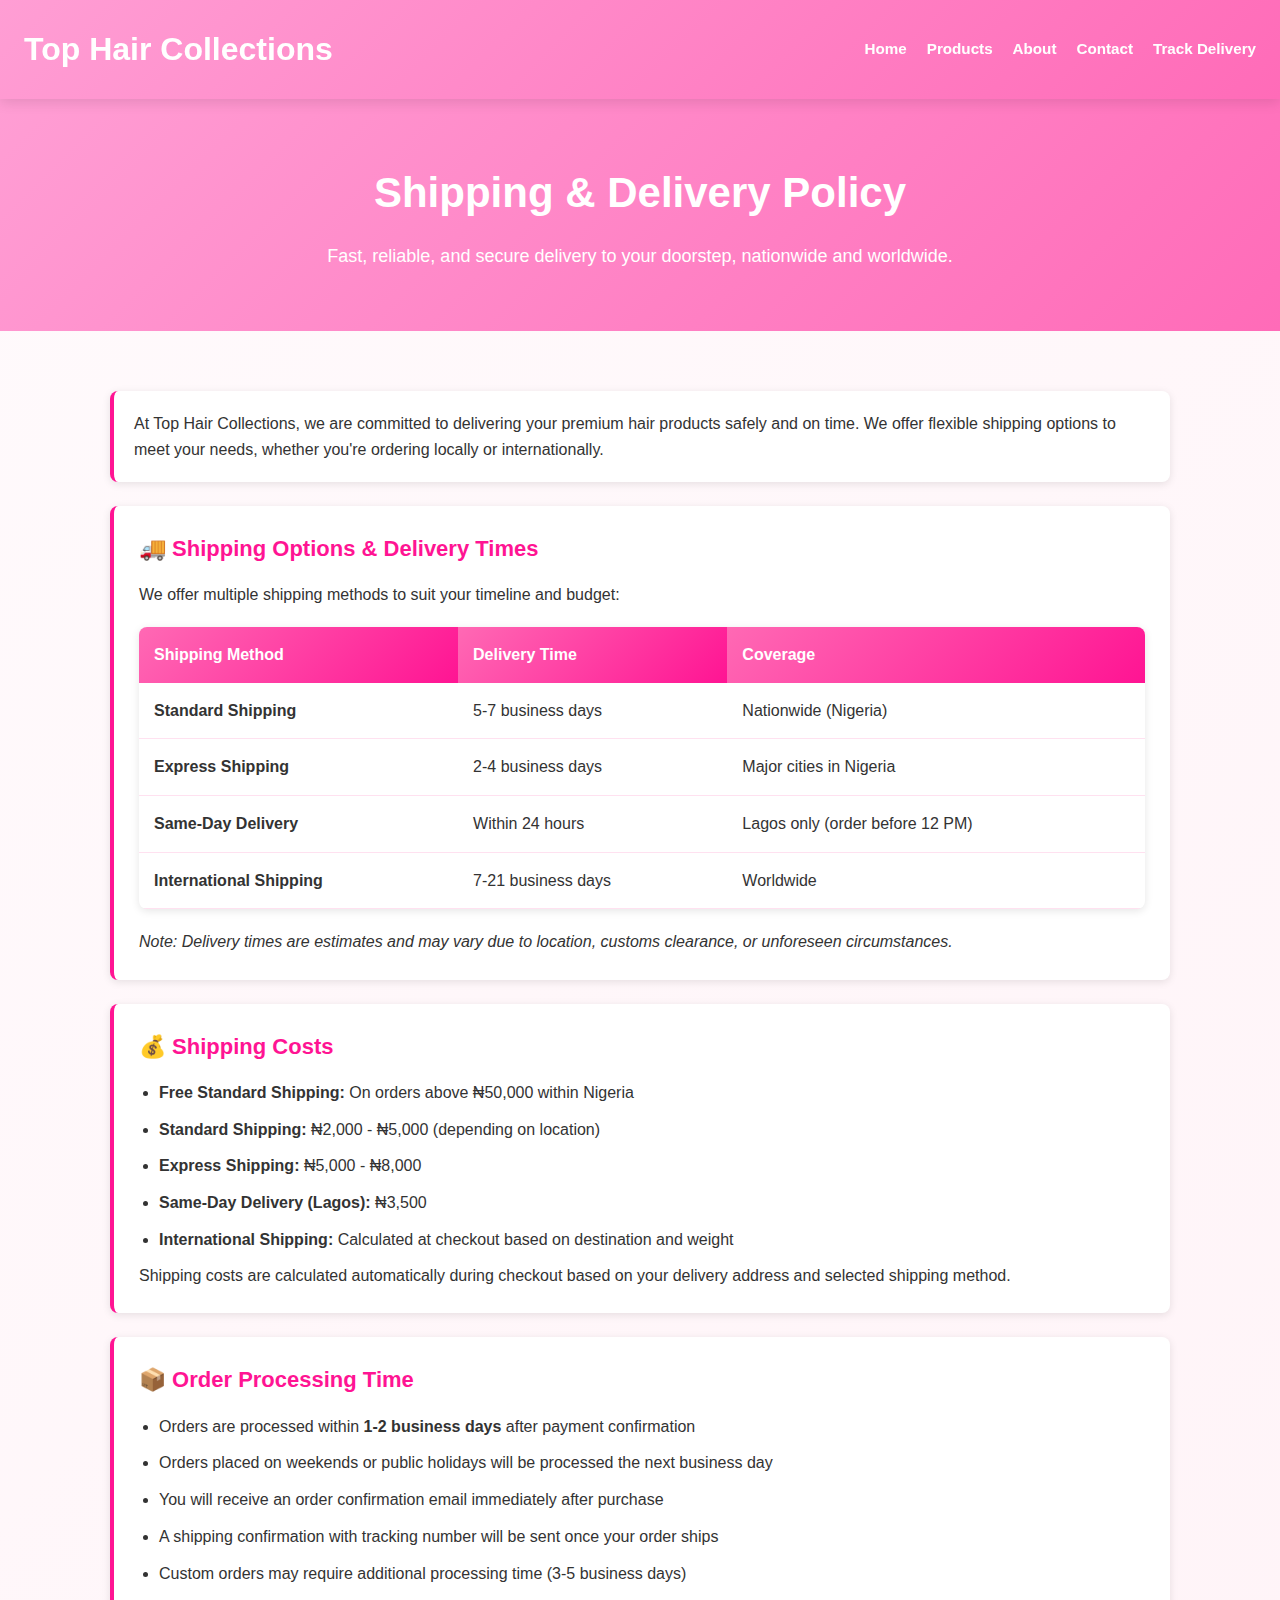
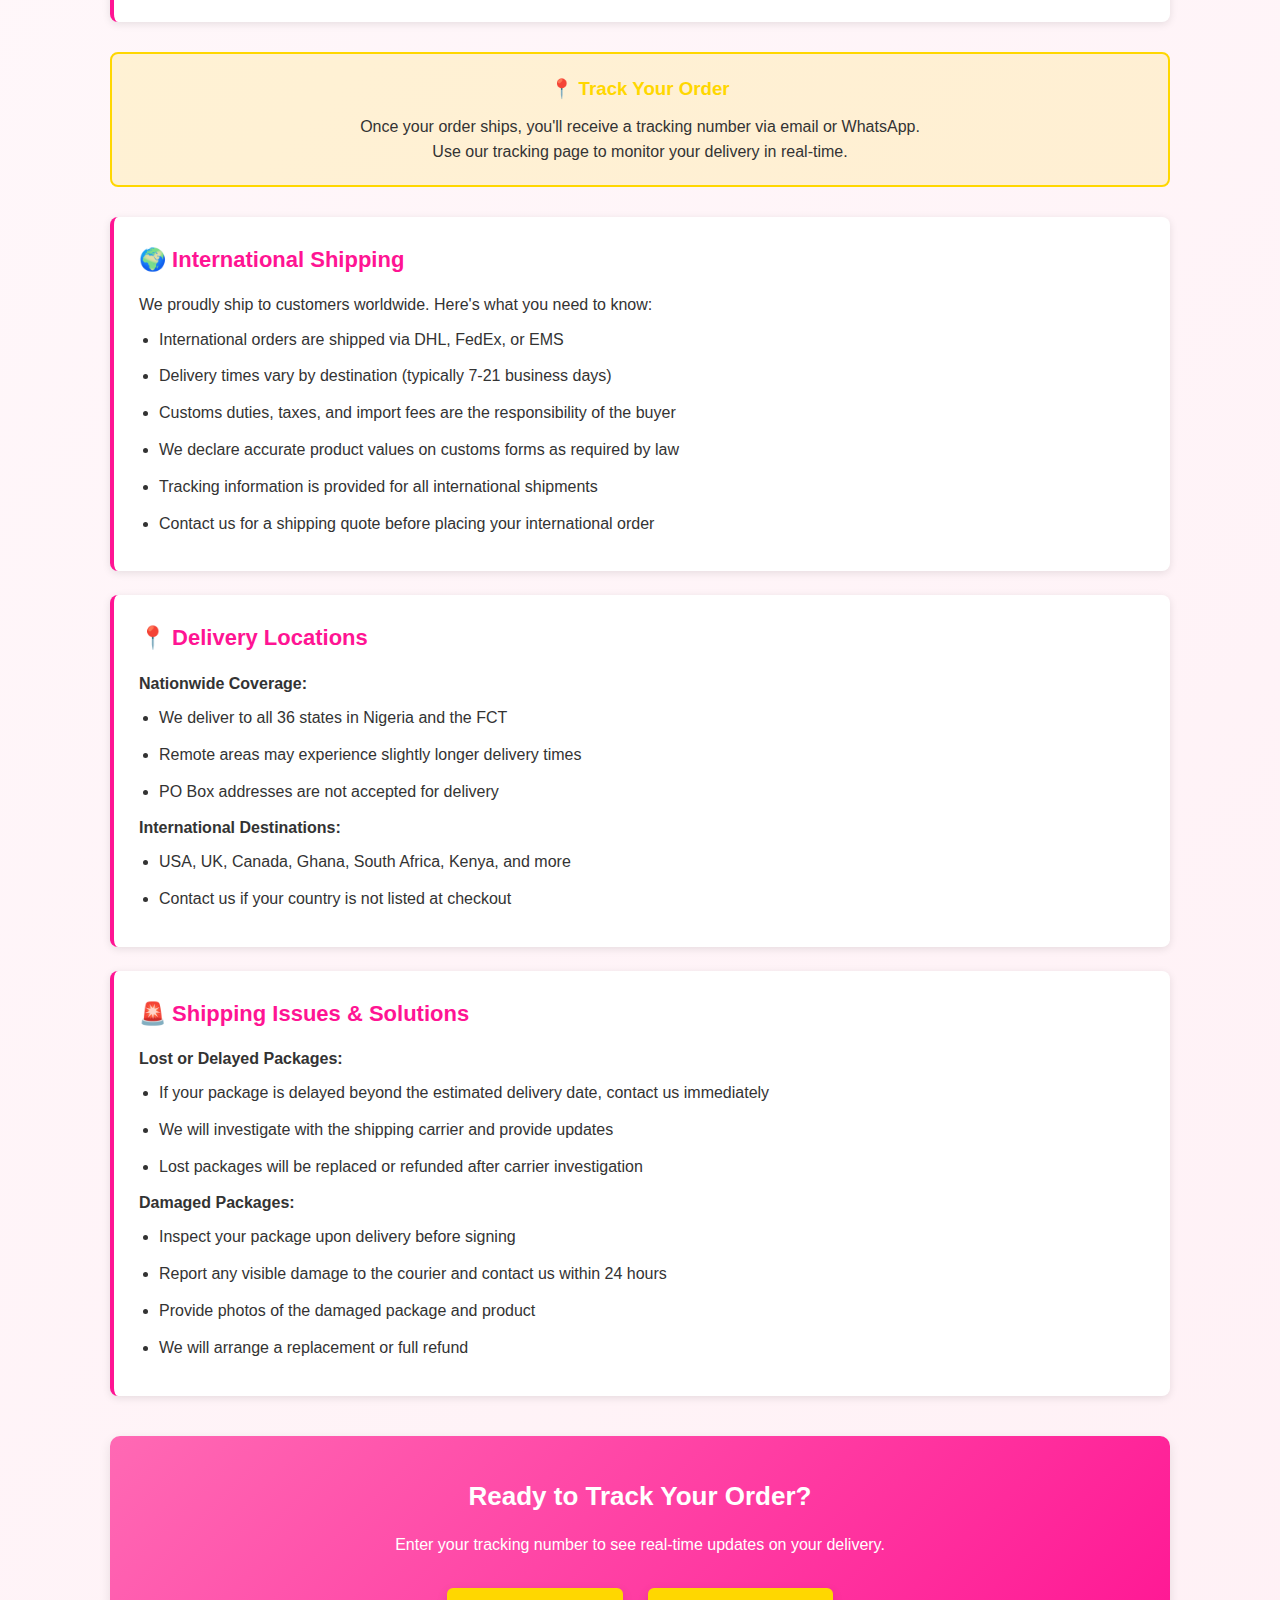
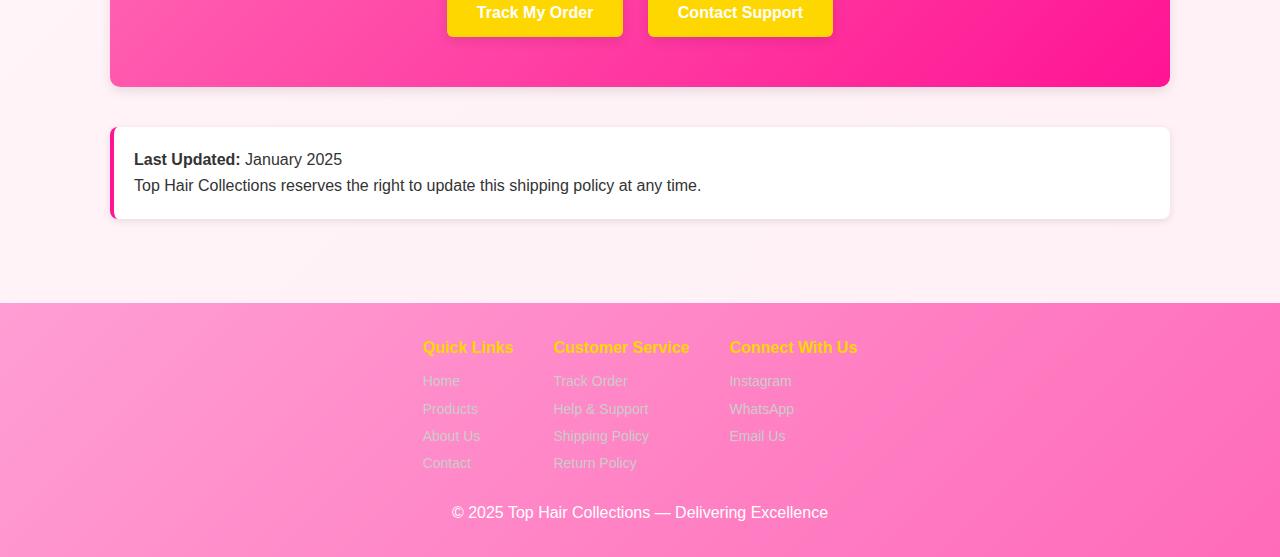
<file: shipping.html>
<!DOCTYPE html>
<html lang="en">
  <head>
    <meta charset="UTF-8">
    <meta name="viewport" content="width=device-width,initial-scale=1">
    <meta name="description" content="Top Hair Collections shipping policy - Fast, reliable delivery nationwide and worldwide.">
    <title>Shipping Policy | Top Hair Collections</title>
    <link rel="stylesheet" href="css/main.css">
    <link rel="stylesheet" href="css/pages.css">
  </head>
  <body>
    <header>
      <h1>Top Hair Collections</h1>
      <nav>
        <a href="index.html">Home</a>
        <a href="products.html">Products</a>
        <a href="about.html">About</a>
        <a href="contact.html">Contact</a>
        <a href="tracking.html">Track Delivery</a>
      </nav>
    </header>
    <main>
      <section class="hero-section">
        <h2>Shipping & Delivery Policy</h2>
        <p>Fast, reliable, and secure delivery to your doorstep, nationwide and worldwide.</p>
      </section>
      <section class="content-section">
        <div class="policy-intro">
          <p>At Top Hair Collections, we are committed to delivering your premium hair products safely and on time. We offer flexible shipping options to meet your needs, whether you're ordering locally or internationally.</p>
        </div>
        <div class="policy-section">
          <h3>🚚 Shipping Options & Delivery Times</h3>
          <p>We offer multiple shipping methods to suit your timeline and budget:</p>
          <table class="shipping-table">
            <tr>
              <th>Shipping Method</th>
              <th>Delivery Time</th>
              <th>Coverage</th>
            </tr>
            <tr>
              <td><strong>Standard Shipping</strong></td>
              <td>5-7 business days</td>
              <td>Nationwide (Nigeria)</td>
            </tr>
            <tr>
              <td><strong>Express Shipping</strong></td>
              <td>2-4 business days</td>
              <td>Major cities in Nigeria</td>
            </tr>
            <tr>
              <td><strong>Same-Day Delivery</strong></td>
              <td>Within 24 hours</td>
              <td>Lagos only (order before 12 PM)</td>
            </tr>
            <tr>
              <td><strong>International Shipping</strong></td>
              <td>7-21 business days</td>
              <td>Worldwide</td>
            </tr>
          </table>
          <p><em>Note: Delivery times are estimates and may vary due to location, customs clearance, or unforeseen circumstances.</em></p>
        </div>
        <div class="policy-section">
          <h3>💰 Shipping Costs</h3>
          <ul>
            <li><strong>Free Standard Shipping:</strong> On orders above ₦50,000 within Nigeria</li>
            <li><strong>Standard Shipping:</strong> ₦2,000 - ₦5,000 (depending on location)</li>
            <li><strong>Express Shipping:</strong> ₦5,000 - ₦8,000</li>
            <li><strong>Same-Day Delivery (Lagos):</strong> ₦3,500</li>
            <li><strong>International Shipping:</strong> Calculated at checkout based on destination and weight</li>
          </ul>
          <p>Shipping costs are calculated automatically during checkout based on your delivery address and selected shipping method.</p>
        </div>
        <div class="policy-section">
          <h3>📦 Order Processing Time</h3>
          <ul>
            <li>Orders are processed within <strong>1-2 business days</strong> after payment confirmation</li>
            <li>Orders placed on weekends or public holidays will be processed the next business day</li>
            <li>You will receive an order confirmation email immediately after purchase</li>
            <li>A shipping confirmation with tracking number will be sent once your order ships</li>
            <li>Custom orders may require additional processing time (3-5 business days)</li>
          </ul>
        </div>
        <div class="highlight-box">
          <h3>📍 Track Your Order</h3>
          <p>Once your order ships, you'll receive a tracking number via email or WhatsApp.</p>
          <p>Use our tracking page to monitor your delivery in real-time.</p>
        </div>
        <div class="policy-section">
          <h3>🌍 International Shipping</h3>
          <p>We proudly ship to customers worldwide. Here's what you need to know:</p>
          <ul>
            <li>International orders are shipped via DHL, FedEx, or EMS</li>
            <li>Delivery times vary by destination (typically 7-21 business days)</li>
            <li>Customs duties, taxes, and import fees are the responsibility of the buyer</li>
            <li>We declare accurate product values on customs forms as required by law</li>
            <li>Tracking information is provided for all international shipments</li>
            <li>Contact us for a shipping quote before placing your international order</li>
          </ul>
        </div>
        <div class="policy-section">
          <h3>📍 Delivery Locations</h3>
          <p><strong>Nationwide Coverage:</strong></p>
          <ul>
            <li>We deliver to all 36 states in Nigeria and the FCT</li>
            <li>Remote areas may experience slightly longer delivery times</li>
            <li>PO Box addresses are not accepted for delivery</li>
          </ul>
          <p><strong>International Destinations:</strong></p>
          <ul>
            <li>USA, UK, Canada, Ghana, South Africa, Kenya, and more</li>
            <li>Contact us if your country is not listed at checkout</li>
          </ul>
        </div>
        <div class="policy-section">
          <h3>🚨 Shipping Issues & Solutions</h3>
          <p><strong>Lost or Delayed Packages:</strong></p>
          <ul>
            <li>If your package is delayed beyond the estimated delivery date, contact us immediately</li>
            <li>We will investigate with the shipping carrier and provide updates</li>
            <li>Lost packages will be replaced or refunded after carrier investigation</li>
          </ul>
          <p><strong>Damaged Packages:</strong></p>
          <ul>
            <li>Inspect your package upon delivery before signing</li>
            <li>Report any visible damage to the courier and contact us within 24 hours</li>
            <li>Provide photos of the damaged package and product</li>
            <li>We will arrange a replacement or full refund</li>
          </ul>
        </div>
        <div class="tracking-cta">
          <h3>Ready to Track Your Order?</h3>
          <p>Enter your tracking number to see real-time updates on your delivery.</p>
          <a href="tracking.html" class="btn">Track My Order</a>
          <a href="https://wa.me/2347031696283?text=Hello!%20I%20need%20help%20with%20my%20delivery." target="_blank" rel="noopener" class="btn">Contact Support</a>
        </div>
        <div class="policy-intro">
          <p><strong>Last Updated:</strong> January 2025<br>
          Top Hair Collections reserves the right to update this shipping policy at any time.</p>
        </div>
      </section>
    </main>
    <footer>
      <div class="footer-links">
        <div class="footer-column">
          <h4>Quick Links</h4>
          <a href="index.html">Home</a>
          <a href="products.html">Products</a>
          <a href="about.html">About Us</a>
          <a href="contact.html">Contact</a>
        </div>
        <div class="footer-column">
          <h4>Customer Service</h4>
          <a href="tracking.html">Track Order</a>
          <a href="support.html">Help & Support</a>
          <a href="shipping.html">Shipping Policy</a>
          <a href="returns.html">Return Policy</a>
        </div>
        <div class="footer-column">
          <h4>Connect With Us</h4>
          <a href="https://instagram.com/Tophaircollections_" target="_blank" rel="noopener">Instagram</a>
          <a href="https://wa.me/2347031696283" target="_blank" rel="noopener">WhatsApp</a>
          <a href="mailto:baloguntemytope@gmail.com">Email Us</a>
        </div>
      </div>
      <p>&copy; 2025 Top Hair Collections — Delivering Excellence</p>
    </footer>
  </body>
</html>
</file>
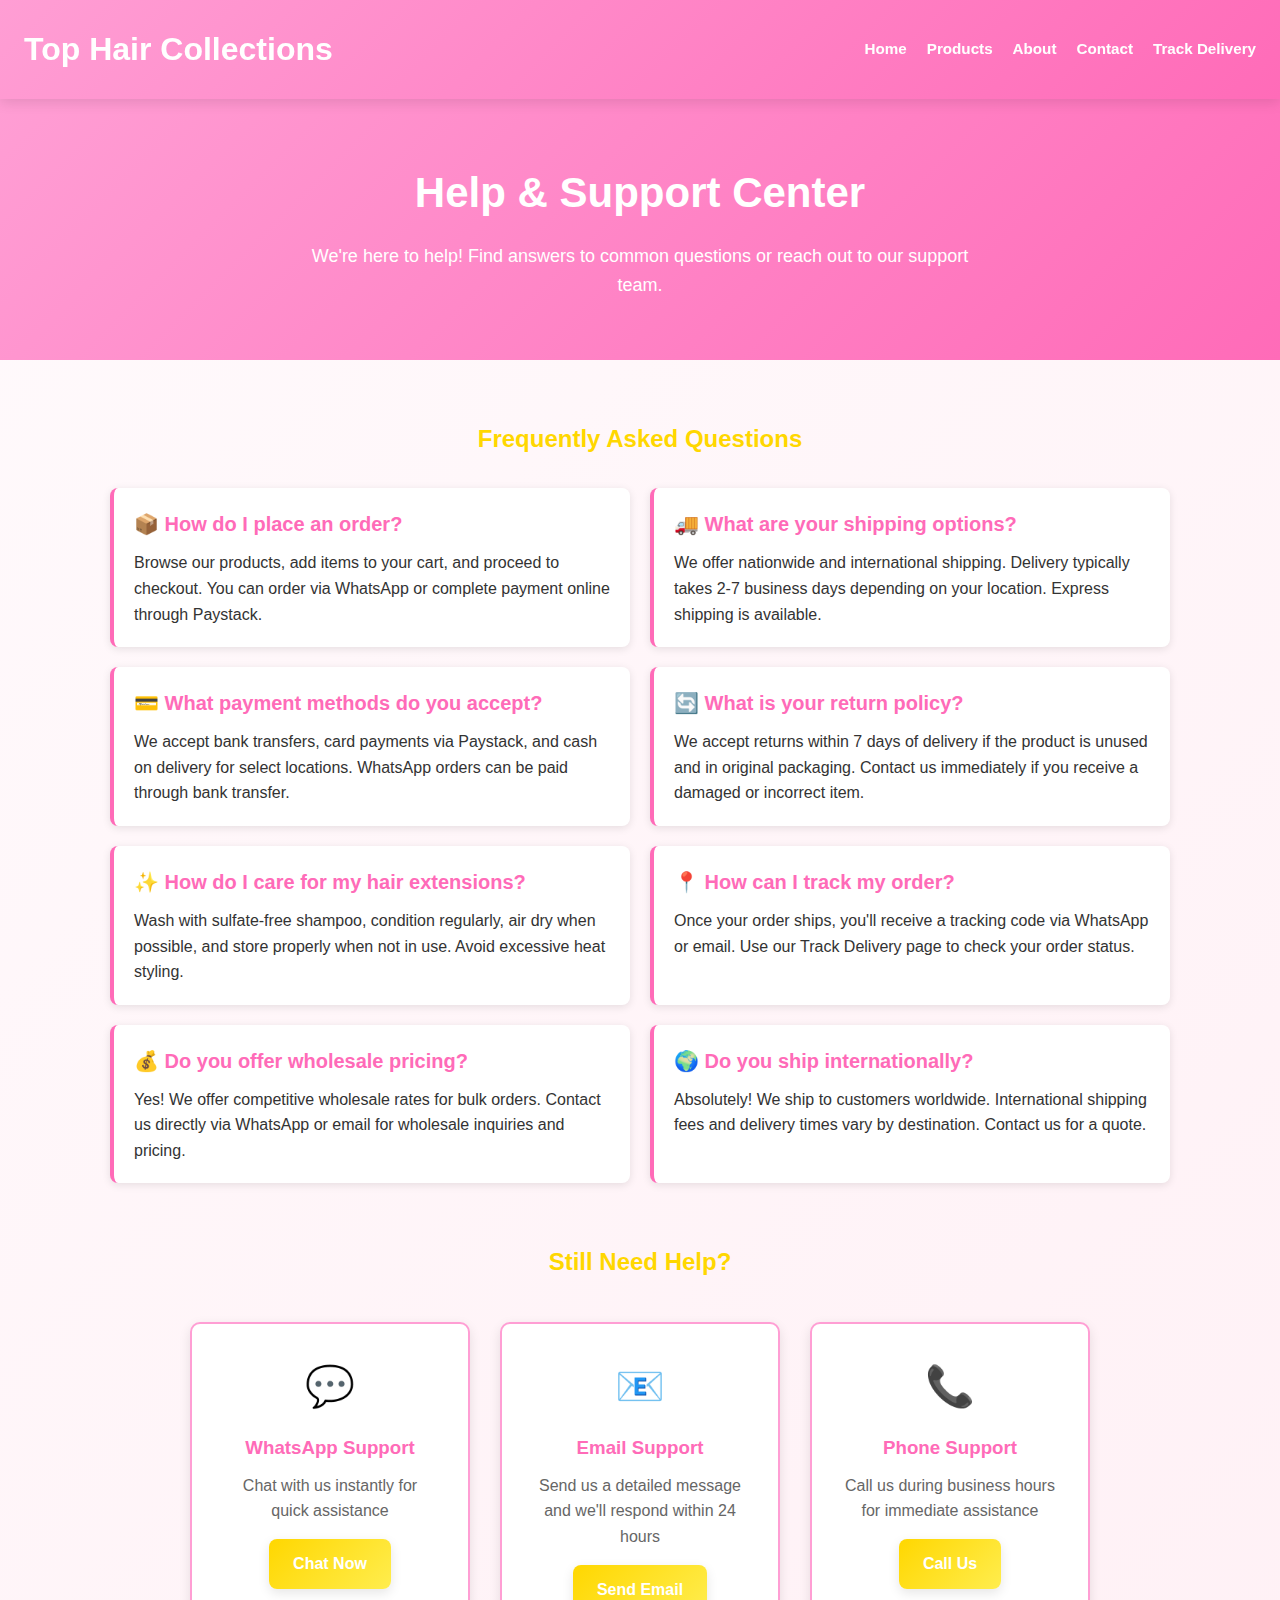
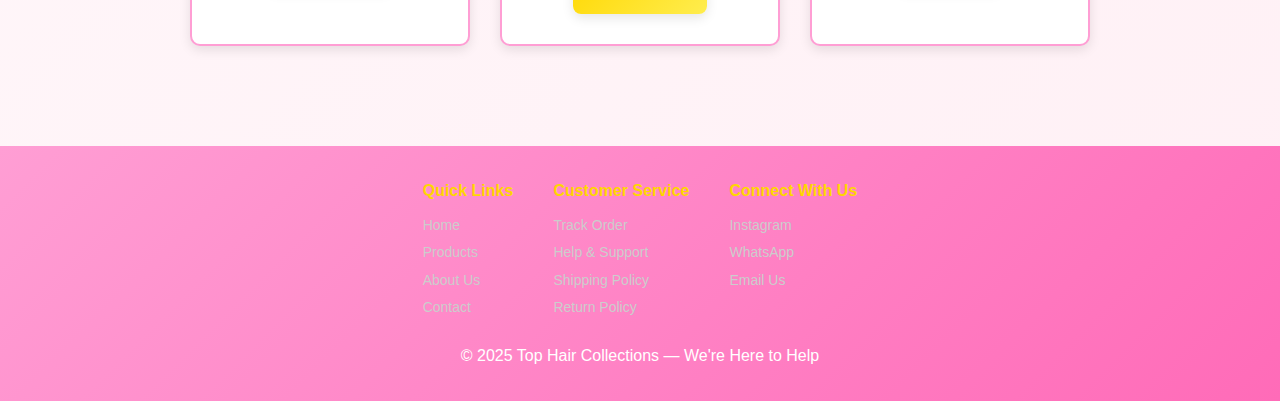
<file: support.html>
<!DOCTYPE html>
<html lang="en">
  <head>
    <meta charset="UTF-8">
    <meta name="viewport" content="width=device-width,initial-scale=1">
    <meta name="description" content="Get help and support from Top Hair Collections. Find answers to FAQs and contact our support team.">
    <title>Help & Support | Top Hair Collections</title>
    <link rel="stylesheet" href="css/main.css">
    <link rel="stylesheet" href="css/pages.css">
  </head>
  <body>
    <header>
      <h1>Top Hair Collections</h1>
      <nav>
        <a href="index.html">Home</a>
        <a href="products.html">Products</a>
        <a href="about.html">About</a>
        <a href="contact.html">Contact</a>
        <a href="tracking.html">Track Delivery</a>
      </nav>
    </header>
    <main>
      <section class="hero-section">
        <h2>Help & Support Center</h2>
        <p>We're here to help! Find answers to common questions or reach out to our support team.</p>
      </section>
      <section class="content-section">
        <h2 style="text-align:center;color:gold;margin-bottom:30px">Frequently Asked Questions</h2>
        <div class="faq-container">
          <div class="faq-item">
            <h3>📦 How do I place an order?</h3>
            <p>Browse our products, add items to your cart, and proceed to checkout. You can order via WhatsApp or complete payment online through Paystack.</p>
          </div>
          <div class="faq-item">
            <h3>🚚 What are your shipping options?</h3>
            <p>We offer nationwide and international shipping. Delivery typically takes 2-7 business days depending on your location. Express shipping is available.</p>
          </div>
          <div class="faq-item">
            <h3>💳 What payment methods do you accept?</h3>
            <p>We accept bank transfers, card payments via Paystack, and cash on delivery for select locations. WhatsApp orders can be paid through bank transfer.</p>
          </div>
          <div class="faq-item">
            <h3>🔄 What is your return policy?</h3>
            <p>We accept returns within 7 days of delivery if the product is unused and in original packaging. Contact us immediately if you receive a damaged or incorrect item.</p>
          </div>
          <div class="faq-item">
            <h3>✨ How do I care for my hair extensions?</h3>
            <p>Wash with sulfate-free shampoo, condition regularly, air dry when possible, and store properly when not in use. Avoid excessive heat styling.</p>
          </div>
          <div class="faq-item">
            <h3>📍 How can I track my order?</h3>
            <p>Once your order ships, you'll receive a tracking code via WhatsApp or email. Use our Track Delivery page to check your order status.</p>
          </div>
          <div class="faq-item">
            <h3>💰 Do you offer wholesale pricing?</h3>
            <p>Yes! We offer competitive wholesale rates for bulk orders. Contact us directly via WhatsApp or email for wholesale inquiries and pricing.</p>
          </div>
          <div class="faq-item">
            <h3>🌍 Do you ship internationally?</h3>
            <p>Absolutely! We ship to customers worldwide. International shipping fees and delivery times vary by destination. Contact us for a quote.</p>
          </div>
        </div>
        <h2 style="text-align:center;color:gold;margin:60px 0 30px">Still Need Help?</h2>
        <div class="contact-options">
          <div class="contact-card">
            <div class="icon">💬</div>
            <h3>WhatsApp Support</h3>
            <p>Chat with us instantly for quick assistance</p>
            <a href="https://wa.me/2347031696283?text=Hello!%20I%20need%20help%20with..." target="_blank" rel="noopener" class="btn">Chat Now</a>
          </div>
          <div class="contact-card">
            <div class="icon">📧</div>
            <h3>Email Support</h3>
            <p>Send us a detailed message and we'll respond within 24 hours</p>
            <a href="mailto:baloguntemytope@gmail.com" class="btn">Send Email</a>
          </div>
          <div class="contact-card">
            <div class="icon">📞</div>
            <h3>Phone Support</h3>
            <p>Call us during business hours for immediate assistance</p>
            <a href="tel:+2347031696283" class="btn">Call Us</a>
          </div>
        </div>
      </section>
    </main>
    <footer>
      <div class="footer-links">
        <div class="footer-column">
          <h4>Quick Links</h4>
          <a href="index.html">Home</a>
          <a href="products.html">Products</a>
          <a href="about.html">About Us</a>
          <a href="contact.html">Contact</a>
        </div>
        <div class="footer-column">
          <h4>Customer Service</h4>
          <a href="tracking.html">Track Order</a>
          <a href="support.html">Help & Support</a>
          <a href="shipping.html">Shipping Policy</a>
          <a href="returns.html">Return Policy</a>
        </div>
        <div class="footer-column">
          <h4>Connect With Us</h4>
          <a href="https://instagram.com/Tophaircollections_" target="_blank" rel="noopener">Instagram</a>
          <a href="https://wa.me/2347031696283" target="_blank" rel="noopener">WhatsApp</a>
          <a href="mailto:baloguntemytope@gmail.com">Email Us</a>
        </div>
      </div>
      <p>&copy; 2025 Top Hair Collections — We're Here to Help</p>
    </footer>
  </body>
</html>
</file>
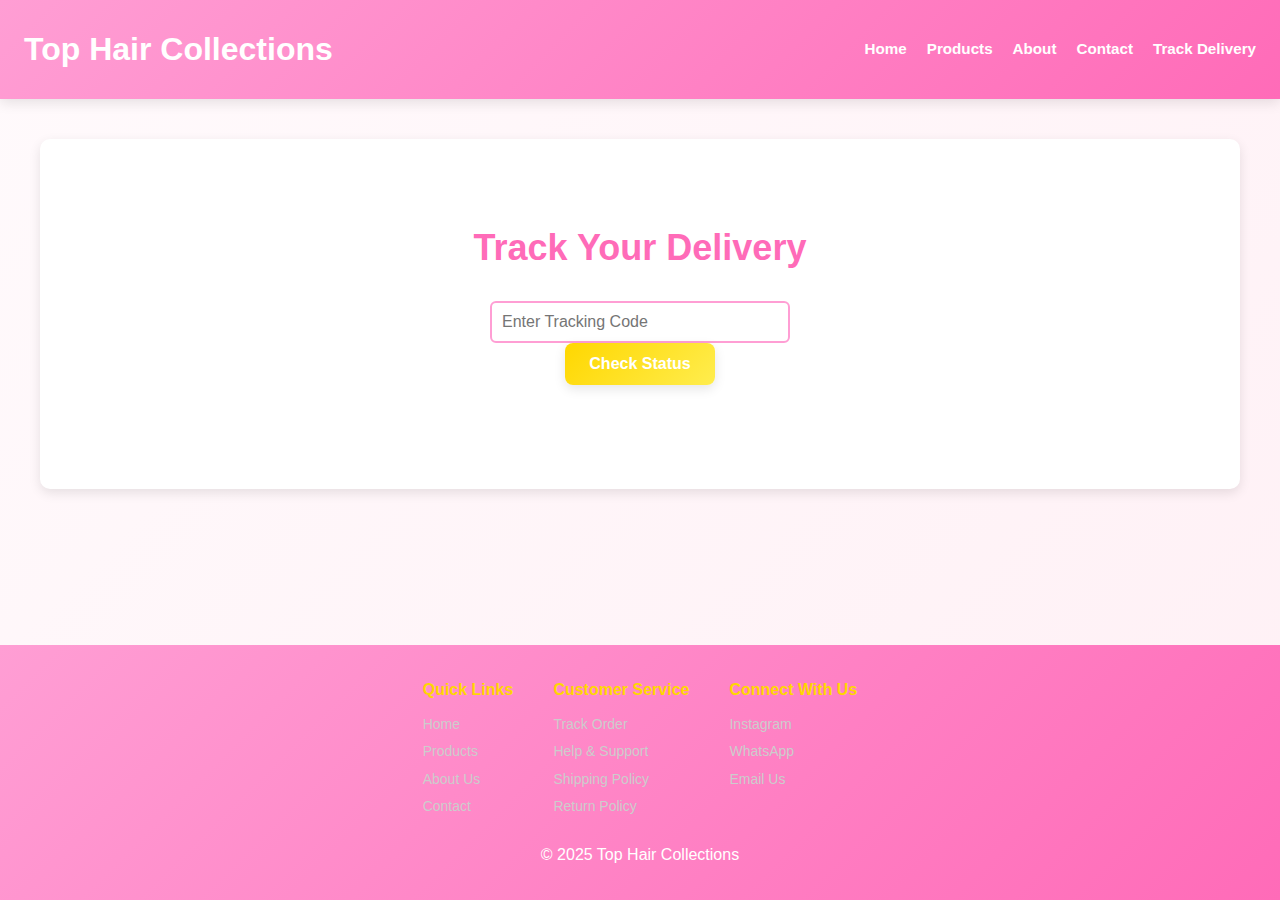
<file: tracking.html>
<!DOCTYPE html>
<html lang="en">
  <head>
    <meta charset="UTF-8">
    <meta name="viewport" content="width=device-width,initial-scale=1">
    <meta name="description" content="Track your Top Hair Collections order delivery status in real-time.">
    <title>Track Delivery | Top Hair Collections</title>
    <link rel="stylesheet" href="css/main.css">
    <link rel="stylesheet" href="css/pages.css">
  </head>
  <body>
    <header>
      <h1>Top Hair Collections</h1>
      <nav>
        <a href="index.html">Home</a>
        <a href="products.html">Products</a>
        <a href="about.html">About</a>
        <a href="contact.html">Contact</a>
        <a href="tracking.html">Track Delivery</a>
      </nav>
    </header>
    <main>
      <div class="track-box">
        <h2>Track Your Delivery</h2>
        <input type="text" id="trackCode" placeholder="Enter Tracking Code" aria-label="Tracking code">
        <br>
        <button onclick="trackOrder()" class="btn">Check Status</button>
        <p class="result" id="trackResult"></p>
      </div>
    </main>
    <footer>
      <div class="footer-links">
        <div class="footer-column">
          <h4>Quick Links</h4>
          <a href="index.html">Home</a>
          <a href="products.html">Products</a>
          <a href="about.html">About Us</a>
          <a href="contact.html">Contact</a>
        </div>
        <div class="footer-column">
          <h4>Customer Service</h4>
          <a href="tracking.html">Track Order</a>
          <a href="support.html">Help & Support</a>
          <a href="shipping.html">Shipping Policy</a>
          <a href="returns.html">Return Policy</a>
        </div>
        <div class="footer-column">
          <h4>Connect With Us</h4>
          <a href="https://instagram.com/Tophaircollections_" target="_blank" rel="noopener">Instagram</a>
          <a href="https://wa.me/2347031696283" target="_blank" rel="noopener">WhatsApp</a>
          <a href="mailto:baloguntemytope@gmail.com">Email Us</a>
        </div>
      </div>
      <p>&copy; 2025 Top Hair Collections</p>
    </footer>
    <script src="js/app.min.js"></script>
  </body>
</html>
</file>
<file: css/animations.css>
/* Animation Styles - Separated for optional loading */

@keyframes bounce{
0%{transform:translateY(-100px);opacity:0}
60%{transform:translateY(20px);opacity:1}
80%{transform:translateY(-10px)}
100%{transform:translateY(0);opacity:1}
}

@keyframes wave{
0%{opacity:1;color:#ff6bb8}
25%{opacity:.7;color:gold}
50%{opacity:0;color:#ff9ed4}
75%{opacity:.7;color:gold}
100%{opacity:1;color:#ff6bb8}
}

@keyframes slideIn{
from{transform:translateX(100%);opacity:0}
to{transform:translateX(0);opacity:1}
}

@keyframes slideOut{
from{transform:translateX(0);opacity:1}
to{transform:translateX(100%);opacity:0}
}

@keyframes fadeIn{
from{opacity:0}
to{opacity:1}
}

/* Hero text animation */
.hero h2 span{
display:inline-block;
animation:bounce 1.2s ease-out forwards,wave 3s ease-in-out infinite;
opacity:0;
}

.hero h2 span:nth-child(1){animation-delay:0s}
.hero h2 span:nth-child(2){animation-delay:.1s}
.hero h2 span:nth-child(3){animation-delay:.2s}
.hero h2 span:nth-child(4){animation-delay:.3s}
.hero h2 span:nth-child(5){animation-delay:.4s}
.hero h2 span:nth-child(6){animation-delay:.5s}
.hero h2 span:nth-child(7){animation-delay:.6s}
.hero h2 span:nth-child(8){animation-delay:.7s}
.hero h2 span:nth-child(9){animation-delay:.8s}
.hero h2 span:nth-child(10){animation-delay:.9s}
.hero h2 span:nth-child(11){animation-delay:1s}
.hero h2 span:nth-child(12){animation-delay:1.1s}
.hero h2 span:nth-child(13){animation-delay:1.2s}
.hero h2 span:nth-child(14){animation-delay:1.3s}
.hero h2 span:nth-child(15){animation-delay:1.4s}
.hero h2 span:nth-child(16){animation-delay:1.5s}
.hero h2 span:nth-child(17){animation-delay:1.6s}
.hero h2 span:nth-child(18){animation-delay:1.7s}
.hero h2 span:nth-child(19){animation-delay:1.8s}
.hero h2 span:nth-child(20){animation-delay:1.9s}
.hero h2 span:nth-child(21){animation-delay:2s}
.hero h2 span:nth-child(22){animation-delay:2.1s}
.hero h2 span:nth-child(23){animation-delay:2.2s}
.hero h2 span:nth-child(24){animation-delay:2.3s}
.hero h2 span:nth-child(25){animation-delay:2.4s}
.hero h2 span:nth-child(26){animation-delay:2.5s}
</file>
<file: css/pages.css>
/* Page-specific styles */

/* About, Contact, Policy Pages */
.section{
padding:3rem 2rem;
max-width:900px;
margin:2.5rem auto;
text-align:center;
font-size:1.125rem;
line-height:1.7;
background:#fff;
border-radius:.625rem;
box-shadow:0 4px 12px rgba(0,0,0,.1);
}

.section h2{
color:#ff6bb8;
font-size:clamp(1.75rem,4vw,2.25rem);
margin-bottom:1.5rem;
}

.info{
font-size:1.375rem;
margin-top:1.25rem;
}

.info a{
color:#ff6bb8;
text-decoration:none;
border-bottom:2px solid gold;
transition:all .3s ease;
}

.info a:hover{
color:gold;
border-bottom-color:#ff6bb8;
}

/* Tracking Page */
.track-box{
text-align:center;
padding:5rem 2rem;
background:#fff;
margin:2.5rem;
border-radius:.625rem;
box-shadow:0 4px 12px rgba(0,0,0,.1);
}

.track-box h2{
color:#ff6bb8;
font-size:clamp(1.75rem,4vw,2.25rem);
margin-bottom:1.5rem;
}

.track-box input{
padding:.625rem;
width:min(300px,90%);
border-radius:.375rem;
border:2px solid #ff9ed4;
font-size:1rem;
}

.result{
margin-top:1.5rem;
font-size:1.25rem;
color:#ff6bb8;
}

/* Help & Support */
.hero-section{
background:linear-gradient(135deg,#ff9ed4,#ff6bb8);
padding:3.75rem 1.25rem;
text-align:center;
}

.hero-section h2{
font-size:clamp(2rem,5vw,2.625rem);
margin:0 0 1rem;
color:#fff;
}

.hero-section p{
font-size:1.125rem;
max-width:700px;
margin:auto;
color:#fff;
}

.content-section{
max-width:1100px;
margin:2.5rem auto;
padding:1.25rem;
}

.faq-container{
display:grid;
grid-template-columns:repeat(auto-fit,minmax(500px,1fr));
gap:1.25rem;
margin-bottom:2.5rem;
}

.faq-item{
background:#fff;
border-left:4px solid #ff6bb8;
padding:1.25rem;
border-radius:.5rem;
transition:transform .3s,box-shadow .3s;
box-shadow:0 2px 8px rgba(0,0,0,.1);
}

.faq-item:hover{
transform:translateY(-5px);
box-shadow:0 4px 12px rgba(0,0,0,.15);
}

.faq-item h3{
color:#ff6bb8;
margin:0 0 .625rem;
font-size:1.25rem;
}

.faq-item p{
margin:0;
line-height:1.6;
}

.contact-options{
display:flex;
justify-content:center;
gap:1.875rem;
flex-wrap:wrap;
margin:2.5rem 0;
}

.contact-card{
background:#fff;
border:2px solid #ff9ed4;
border-radius:.625rem;
padding:1.875rem;
text-align:center;
width:280px;
transition:transform .3s;
box-shadow:0 4px 12px rgba(0,0,0,.1);
}

.contact-card:hover{
transform:scale(1.05);
border-color:gold;
}

.contact-card h3{
color:#ff6bb8;
margin:.9375rem 0 .625rem;
}

.contact-card p{
color:#666;
margin-bottom:.9375rem;
}

.icon{font-size:2.5rem}

/* Policy Pages */
.policy-intro,.policy-section{
background:#fff;
padding:1.25rem;
margin-bottom:1.5rem;
border-radius:.5rem;
box-shadow:0 2px 8px rgba(0,0,0,.1);
}

.policy-intro{
border-left:4px solid #ff1493;
}

.policy-section{
border-left:4px solid #ff1493;
padding:1.5625rem;
}

.policy-section h3{
color:#ff1493;
margin:0 0 .9375rem;
font-size:1.375rem;
}

.policy-section ul{
padding-left:1.25rem;
line-height:1.8;
}

.policy-section li{margin:.5rem 0}

.highlight-box{
background:rgba(255,215,0,.15);
border:2px solid gold;
padding:1.25rem;
border-radius:.5rem;
margin:1.875rem 0;
text-align:center;
}

.highlight-box h3{
color:gold;
margin:0 0 .625rem;
}

.shipping-table{
width:100%;
border-collapse:collapse;
margin:1.25rem 0;
background:#fff;
border-radius:.5rem;
overflow:hidden;
box-shadow:0 2px 8px rgba(0,0,0,.1);
}

.shipping-table th{
background:linear-gradient(135deg,#ff69b4,#ff1493);
color:#fff;
padding:.9375rem;
text-align:left;
font-weight:700;
}

.shipping-table td{
padding:.9375rem;
border-bottom:1px solid rgba(255,105,180,.2);
}

.contact-cta,.tracking-cta{
background:linear-gradient(135deg,#ff69b4,#ff1493);
padding:2.5rem;
text-align:center;
border-radius:.625rem;
margin:2.5rem 0;
box-shadow:0 4px 12px rgba(0,0,0,.1);
}

.contact-cta h3,.tracking-cta h3{
color:#fff;
margin:0 0 .9375rem;
font-size:1.625rem;
}

.contact-cta p,.tracking-cta p{
margin:0 0 1.25rem;
color:#fff;
}

.contact-cta a,.tracking-cta a{
display:inline-block;
background:gold;
color:#fff;
padding:.75rem 1.875rem;
margin:.625rem;
border-radius:.375rem;
text-decoration:none;
font-weight:700;
transition:transform .3s;
}

.contact-cta a:hover,.tracking-cta a:hover{
transform:translateY(-2px);
}

/* Reviews */
.reviews{
background:linear-gradient(135deg,#fff0f5,#fffafc);
padding:2.5rem 1.25rem;
}

.reviews h2{
color:#ff6bb8;
text-align:center;
margin-bottom:1.5rem;
}

.review-box{
background:#fff;
max-width:600px;
margin:.9375rem auto;
padding:1.25rem;
border-radius:.5rem;
box-shadow:0 2px 8px rgba(0,0,0,.1);
border-left:4px solid gold;
}

@media(max-width:768px){
.faq-container{grid-template-columns:1fr}
.section,.track-box{padding:2rem 1rem}
}
</file>
<file: css/main.css>
/* Top Hair Collections - Main Stylesheet */
/* Optimized for fast loading and professional appearance */

/* ===== CSS RESET & BASE ===== */
*,*::before,*::after{box-sizing:border-box;margin:0;padding:0}

:root{
--primary:#ff6bb8;
--primary-dark:#ff1493;
--secondary:#ffd700;
--bg-light:#fffafc;
--bg-gradient:linear-gradient(135deg,#ff9ed4,#ff6bb8);
--text-dark:#333;
--text-light:#666;
--white:#fff;
--shadow:0 4px 12px rgba(0,0,0,.1);
--transition:.3s ease;
}

body{
font-family:'Segoe UI',Arial,sans-serif;
background:linear-gradient(135deg,var(--bg-light),#fff0f5);
color:var(--text-dark);
line-height:1.6;
min-height:100vh;
display:flex;
flex-direction:column;
}

/* ===== HEADER ===== */
header{
padding:1.5rem;
background:var(--bg-gradient);
display:flex;
justify-content:space-between;
align-items:center;
box-shadow:var(--shadow);
position:sticky;
top:0;
z-index:1000;
}

header h1{
color:var(--white);
font-size:clamp(1.5rem,4vw,2rem);
margin:0;
}

nav{display:flex;gap:1.25rem;flex-wrap:wrap}

nav a{
color:var(--white);
text-decoration:none;
font-weight:600;
font-size:.95rem;
transition:color var(--transition);
}

nav a:hover{color:var(--secondary)}

/* ===== HERO SECTION ===== */
.hero{
min-height:70vh;
display:flex;
justify-content:center;
align-items:center;
text-align:center;
padding:2rem;
}

.hero h2{
font-size:clamp(2rem,6vw,3.75rem);
margin-bottom:1rem;
color:var(--primary);
}

.hero p{
font-size:clamp(1rem,2vw,1.125rem);
max-width:600px;
margin:0 auto 1.5rem;
color:var(--text-light);
}

/* ===== BUTTONS ===== */
.btn{
display:inline-block;
background:linear-gradient(135deg,var(--secondary),#ffed4e);
color:var(--white);
padding:.75rem 1.5rem;
border-radius:.5rem;
text-decoration:none;
font-weight:700;
box-shadow:var(--shadow);
transition:transform var(--transition);
border:none;
cursor:pointer;
font-size:1rem;
}

.btn:hover{
transform:translateY(-2px);
box-shadow:0 6px 16px rgba(0,0,0,.15);
}

.btn-whatsapp{
background:#25D366;
}

.btn-pay{
background:#008CFF;
}

/* ===== PRODUCTS SECTION ===== */
.products{
padding:2.5rem 1.25rem;
max-width:1400px;
margin:0 auto;
width:100%;
}

.products h2{
color:var(--primary);
font-size:clamp(1.75rem,4vw,2.25rem);
text-align:center;
margin-bottom:.5rem;
}

.products-subtitle{
text-align:center;
color:var(--text-light);
margin-bottom:2rem;
}

/* ===== SEARCH ===== */
.search-container{
max-width:600px;
margin:0 auto 2.5rem;
display:flex;
gap:.625rem;
background:var(--white);
padding:1rem;
border-radius:.625rem;
box-shadow:var(--shadow);
border:2px solid #ff9ed4;
}

#productSearch{
flex:1;
padding:.75rem 1rem;
border:2px solid #fff0f5;
border-radius:.375rem;
font-size:1rem;
outline:none;
transition:border-color var(--transition);
}

#productSearch:focus{border-color:#ff9ed4}

.search-btn,.clear-btn{
padding:.75rem 1.5rem;
border:none;
border-radius:.375rem;
font-weight:700;
cursor:pointer;
transition:all var(--transition);
}

.search-btn{
background:var(--bg-gradient);
color:var(--white);
}

.clear-btn{
background:#6c757d;
color:var(--white);
}

/* ===== PRODUCT GRID ===== */
.products-grid{
display:grid;
grid-template-columns:repeat(auto-fill,minmax(280px,1fr));
gap:1.5rem;
}

.item{
background:var(--white);
border-radius:.75rem;
padding:1.25rem;
box-shadow:var(--shadow);
transition:all var(--transition);
border:2px solid transparent;
position:relative;
overflow:hidden;
}

.item:hover{
transform:translateY(-8px);
box-shadow:0 8px 25px rgba(255,107,184,.25);
border-color:#ff9ed4;
}

.item img{
width:100%;
height:220px;
object-fit:cover;
border-radius:.5rem;
margin-bottom:1rem;
}

.item h3{
color:var(--primary);
font-size:1.125rem;
margin:.625rem 0;
}

.item p{
color:var(--text-light);
font-size:.875rem;
margin:.5rem 0;
line-height:1.5;
}

.item .price{
font-weight:700;
color:var(--secondary);
font-size:1.375rem;
margin:.9375rem 0;
}

.item button{
width:100%;
padding:.75rem;
margin-top:.625rem;
background:var(--secondary);
border:none;
font-weight:700;
border-radius:.375rem;
cursor:pointer;
transition:all var(--transition);
}

.item button:hover{
transform:translateY(-2px);
background:#ffed4e;
}

/* ===== BADGES ===== */
.badge{
position:absolute;
top:1rem;
right:1rem;
padding:.3125rem .75rem;
border-radius:1.25rem;
font-size:.6875rem;
font-weight:700;
text-transform:uppercase;
z-index:1;
}

.badge.premium{
background:linear-gradient(135deg,#ffd700,#ffed4e);
color:var(--text-dark);
}

.badge.bestseller{
background:var(--bg-gradient);
color:var(--white);
}

.badge.new{
background:linear-gradient(135deg,#4CAF50,#45a049);
color:var(--white);
}

/* ===== CART ===== */
.cart{
background:var(--white);
padding:1.5rem;
max-width:500px;
margin:2rem auto;
border-radius:.625rem;
text-align:center;
box-shadow:var(--shadow);
border:2px solid #ff9ed4;
}

.cart h3{color:var(--primary)}

/* ===== FOOTER ===== */
footer{
background:var(--bg-gradient);
padding:2rem 1.25rem;
text-align:center;
color:var(--white);
margin-top:auto;
}

.footer-links{
display:flex;
justify-content:center;
gap:2.5rem;
margin-bottom:1.25rem;
flex-wrap:wrap;
}

.footer-column{text-align:left}

.footer-column h4{
margin:0 0 .625rem;
font-size:1rem;
color:var(--secondary);
}

.footer-column a{
display:block;
color:#ccc;
text-decoration:none;
margin:.3125rem 0;
font-size:.875rem;
transition:color var(--transition);
}

.footer-column a:hover{color:var(--secondary)}

/* ===== RESPONSIVE ===== */
@media(max-width:768px){
header{flex-direction:column;text-align:center;padding:1rem}
nav{margin-top:1rem;justify-content:center}
.products-grid{grid-template-columns:repeat(auto-fill,minmax(250px,1fr));gap:1.25rem}
.footer-links{flex-direction:column;align-items:center;gap:1.5rem}
}

/* ===== UTILITY CLASSES ===== */
.text-center{text-align:center}
.mt-2{margin-top:1.25rem}
.mb-2{margin-bottom:1.25rem}
.no-results{text-align:center;padding:2.5rem;color:#999;font-size:1.125rem}
</file>
